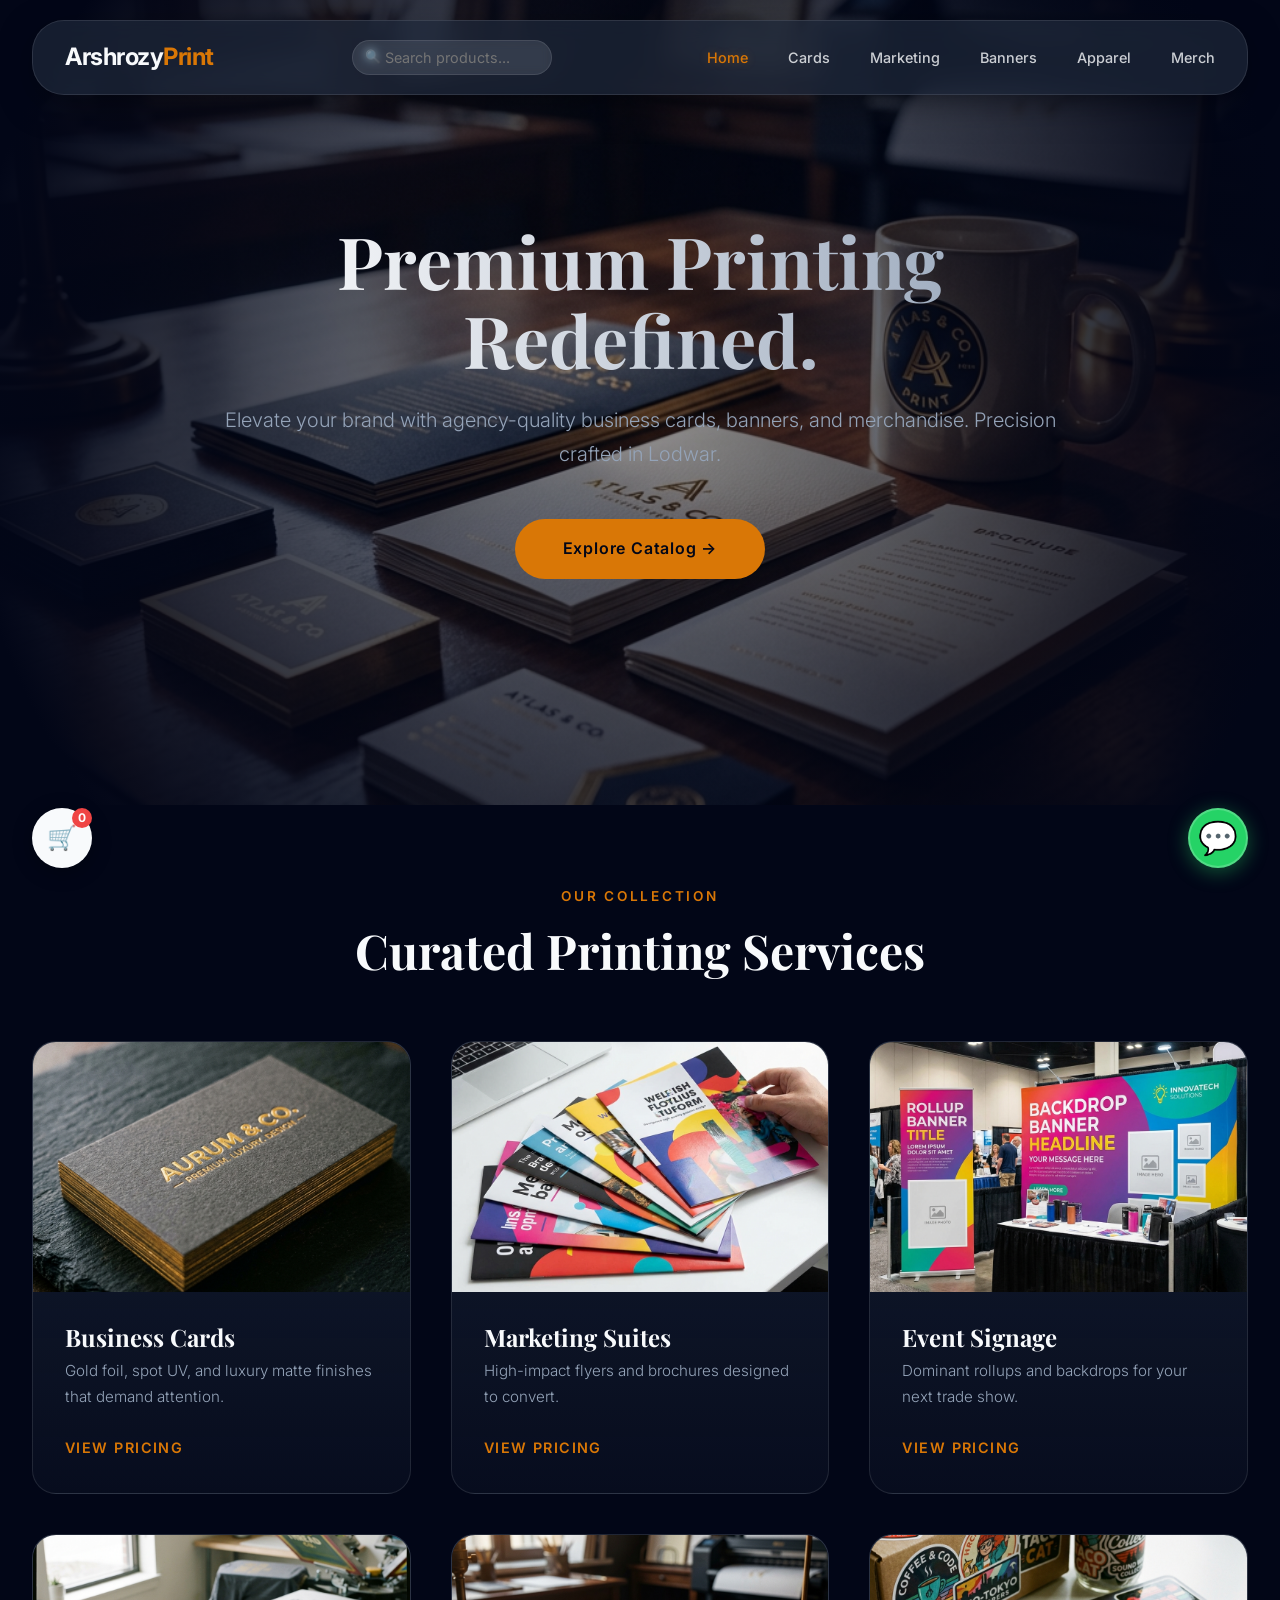
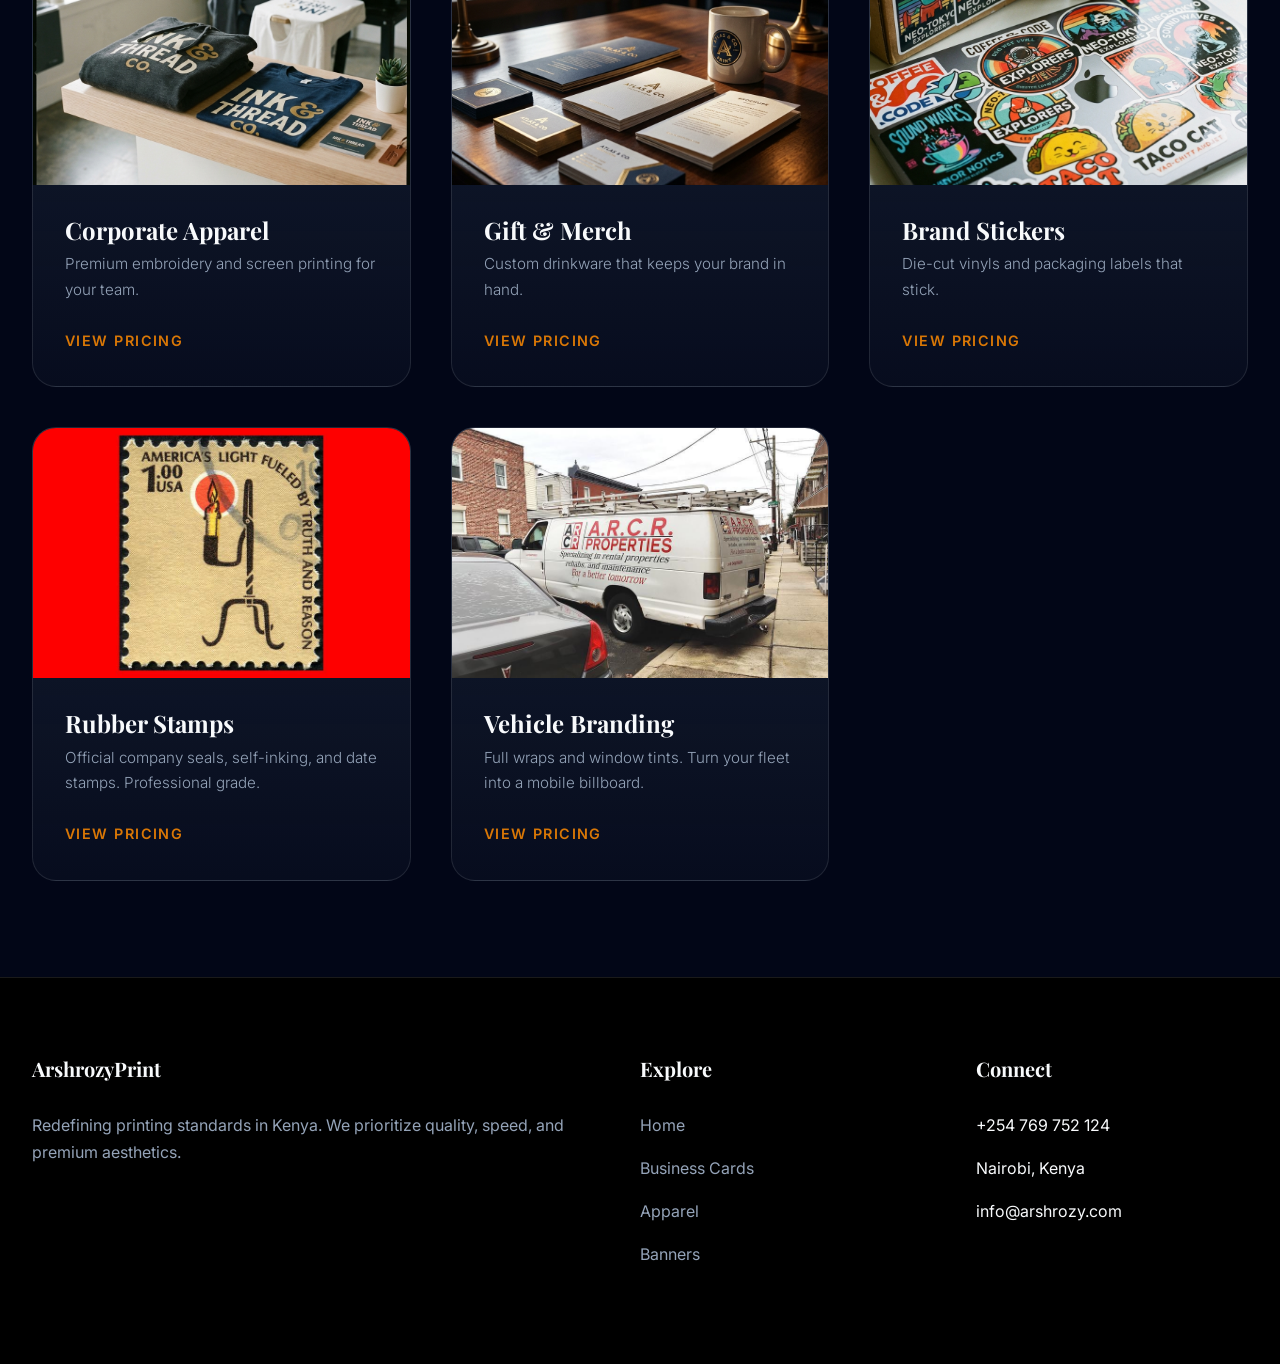
<file: index.html>
<!DOCTYPE html>
<html lang="en">

<head>
    <meta charset="UTF-8">
    <meta name="viewport" content="width=device-width, initial-scale=1.0">
    <title>Arshrozy Printing Shop | Premium Printing Services Kenya</title>
    <meta name="description"
        content="Professional printing services in Kenya. Business cards, banners, branding, merchandise, and more. Quality you can trust.">

    <link rel="preconnect" href="https://fonts.googleapis.com">
    <link rel="preconnect" href="https://fonts.gstatic.com" crossorigin>
    <link rel="stylesheet" href="style.css">
    <link rel="icon" href="images/favicon.ico" type="image/x-icon">
</head>

<body>

    <header>
        <div class="nav-container">
            <a href="index.html" class="logo">Arshrozy<span style="color:var(--accent-gold)">Print</span></a>
            <button class="mobile-toggle" id="mobile-menu-btn">☰</button>
            <nav class="main-nav">
                <ul>
                    <li><a href="index.html" class="active">Home</a></li>
                    <li><a href="business-cards.html">Cards</a></li>
                    <li><a href="flyers.html">Marketing</a></li>
                    <li><a href="banners.html">Banners</a></li>
                    <li><a href="apparel.html">Apparel</a></li>
                    <li><a href="mugs.html">Merch</a></li>
                </ul>
            </nav>
        </div>
    </header>

    <!-- Floating WhatsApp -->
    <a href="https://wa.me/254769752124" class="floating-wa" target="_blank" title="Chat on WhatsApp">💬</a>

    <main>
        <!-- Premium Hero Section -->
        <section class="hero">
            <div class="hero-bg"></div>
            <div class="hero-content">
                <h1>Premium Printing<br>Redefined.</h1>
                <p>Elevate your brand with agency-quality business cards, banners, and merchandise. Precision crafted in
                    Lodwar.</p>
                <div style="margin-top: 2rem;">
                    <a href="#catalog" class="btn-primary">Explore Catalog &rarr;</a>
                </div>
            </div>
        </section>

        <!-- Product Catalog -->
        <section class="categories" id="catalog">
            <span class="section-caption">Our Collection</span>
            <h2 class="section-title">Curated Printing Services</h2>

            <div class="grid">
                <!-- Business Cards -->
                <article class="card">
                    <div class="card-image">
                        <img src="images/cards.jpg" alt="Premium Business Cards">
                    </div>
                    <div class="card-content">
                        <h3 class="card-title">Business Cards</h3>
                        <p class="card-desc">Gold foil, spot UV, and luxury matte finishes that demand attention.</p>
                        <a href="business-cards.html" class="card-link">View Pricing</a>
                    </div>
                </article>

                <!-- Marketing Materials -->
                <article class="card">
                    <div class="card-image">
                        <img src="images/marketing.jpg" alt="Flyers and Brochures">
                    </div>
                    <div class="card-content">
                        <h3 class="card-title">Marketing Suites</h3>
                        <p class="card-desc">High-impact flyers and brochures designed to convert.</p>
                        <a href="flyers.html" class="card-link">View Pricing</a>
                    </div>
                </article>

                <!-- Banners -->
                <article class="card">
                    <div class="card-image">
                        <img src="images/banners.jpg" alt="Rollup Banners and Signage">
                    </div>
                    <div class="card-content">
                        <h3 class="card-title">Event Signage</h3>
                        <p class="card-desc">Dominant rollups and backdrops for your next trade show.</p>
                        <a href="banners.html" class="card-link">View Pricing</a>
                    </div>
                </article>

                <!-- Apparel -->
                <article class="card">
                    <div class="card-image">
                        <img src="images/apparel.jpg" alt="Branded Apparel">
                    </div>
                    <div class="card-content">
                        <h3 class="card-title">Corporate Apparel</h3>
                        <p class="card-desc">Premium embroidery and screen printing for your team.</p>
                        <a href="apparel.html" class="card-link">View Pricing</a>
                    </div>
                </article>

                <!-- Mugs -->
                <article class="card">
                    <div class="card-image">
                        <img src="images/hero-banner.jpg" alt="Mugs and Gift Items" style="object-position: right;">
                    </div>
                    <div class="card-content">
                        <h3 class="card-title">Gift & Merch</h3>
                        <p class="card-desc">Custom drinkware that keeps your brand in hand.</p>
                        <a href="mugs.html" class="card-link">View Pricing</a>
                    </div>
                </article>

                <!-- Stickers -->
                <article class="card">
                    <div class="card-image">
                        <img src="images/stickers.jpg" alt="Stickers and Decals">
                    </div>
                    <div class="card-content">
                        <h3 class="card-title">Brand Stickers</h3>
                        <p class="card-desc">Die-cut vinyls and packaging labels that stick.</p>
                        <a href="stickers.html" class="card-link">View Pricing</a>
                    </div>
                </article>

                <!-- Stamps -->
                <article class="card">
                    <div class="card-image">
                        <img src="images/stamp-rubber.jpg" alt="Rubber Stamps">
                    </div>
                    <div class="card-content">
                        <h3 class="card-title">Rubber Stamps</h3>
                        <p class="card-desc">Official company seals, self-inking, and date stamps. Professional grade.
                        </p>
                        <a href="stamps.html" class="card-link">View Pricing</a>
                    </div>
                </article>

                <!-- Car Branding -->
                <article class="card">
                    <div class="card-image">
                        <img src="images/car-full.jpg" alt="Vehicle Branding">
                    </div>
                    <div class="card-content">
                        <h3 class="card-title">Vehicle Branding</h3>
                        <p class="card-desc">Full wraps and window tints. Turn your fleet into a mobile billboard.</p>
                        <a href="car-branding.html" class="card-link">View Pricing</a>
                    </div>
                </article>

            </div>
        </section>
    </main>

    <footer>
        <div class="footer-content">
            <div class="footer-col">
                <h4>ArshrozyPrint</h4>
                <p>Redefining printing standards in Kenya. We prioritize quality, speed, and premium aesthetics.</p>
            </div>
            <div class="footer-col">
                <h4>Explore</h4>
                <ul>
                    <li><a href="index.html">Home</a></li>
                    <li><a href="business-cards.html">Business Cards</a></li>
                    <li><a href="apparel.html">Apparel</a></li>
                    <li><a href="banners.html">Banners</a></li>
                </ul>
            </div>
            <div class="footer-col">
                <h4>Connect</h4>
                <ul>
                    <li>+254 769 752 124</li>
                    <li>Nairobi, Kenya</li>
                    <li>info@arshrozy.com</li>
                </ul>
            </div>
        </div>
    </footer>

    <script src="script.js"></script>
</body>

</html>
</file>
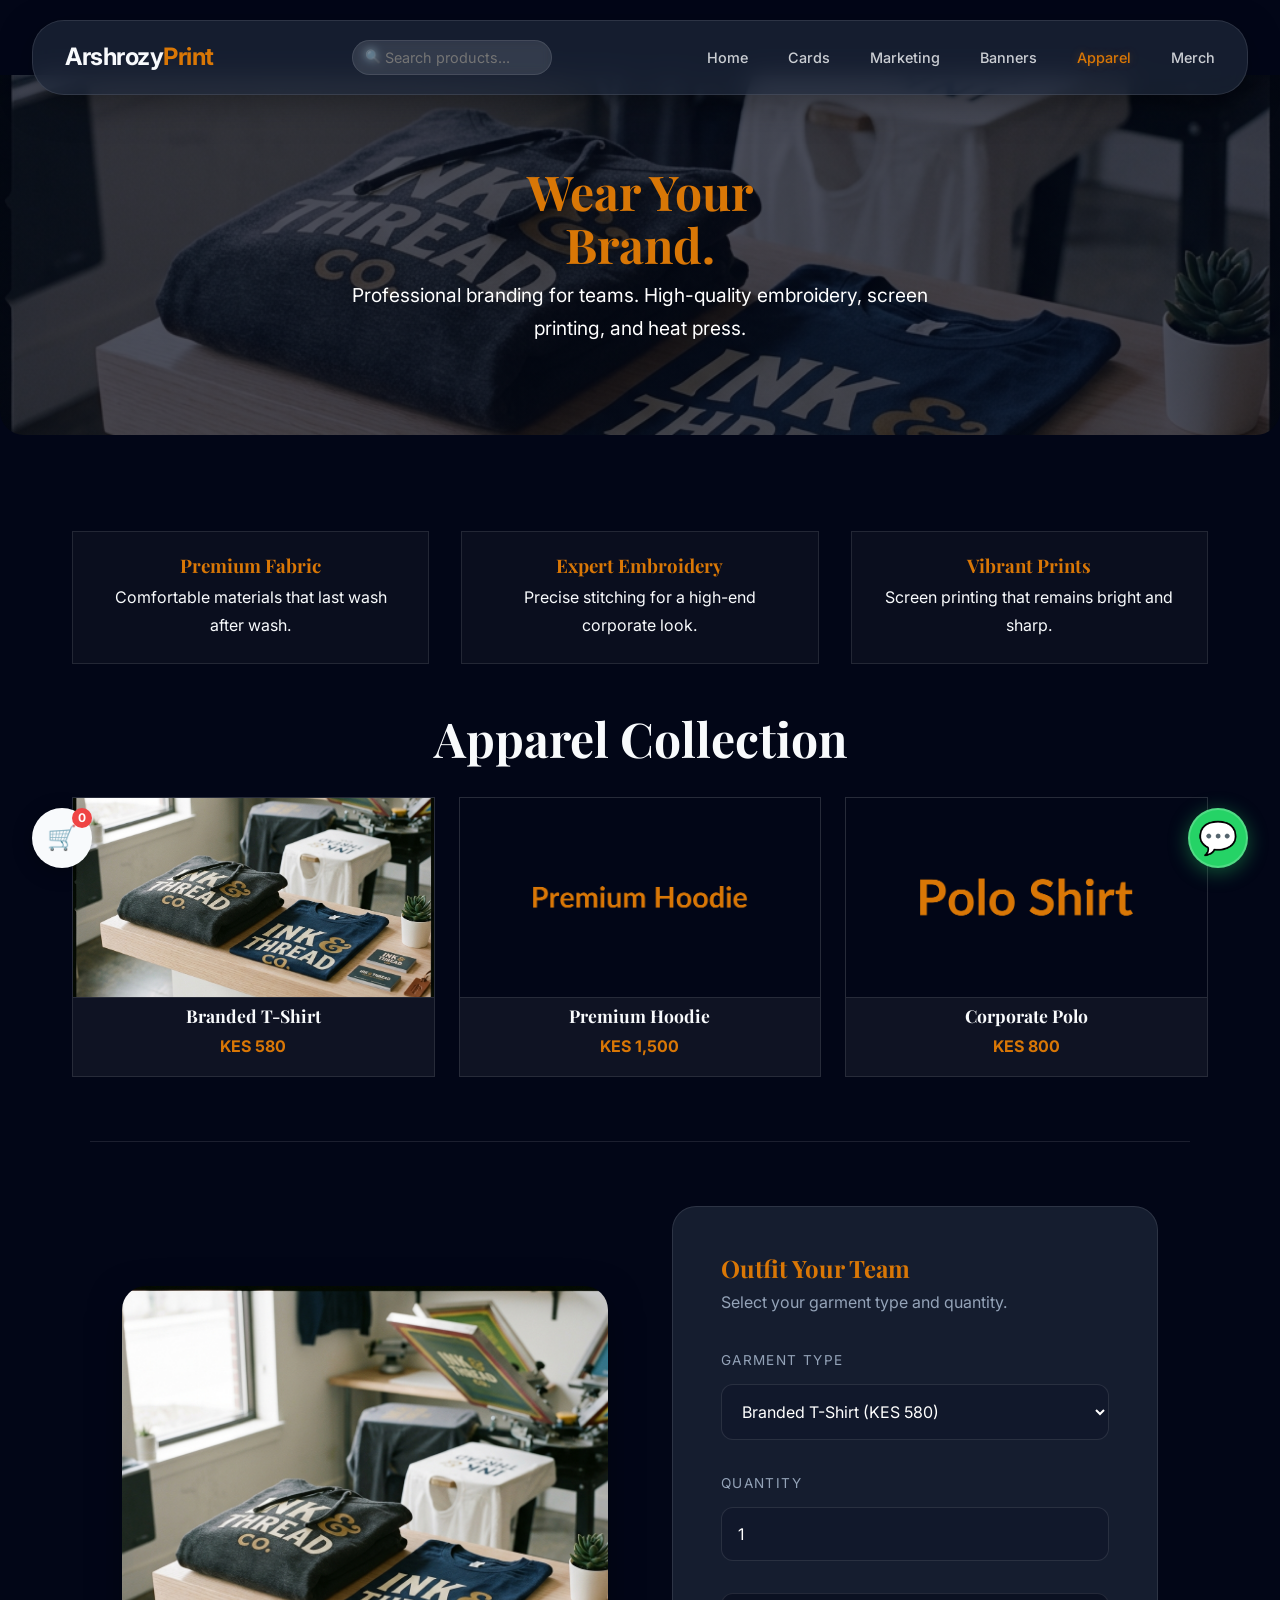
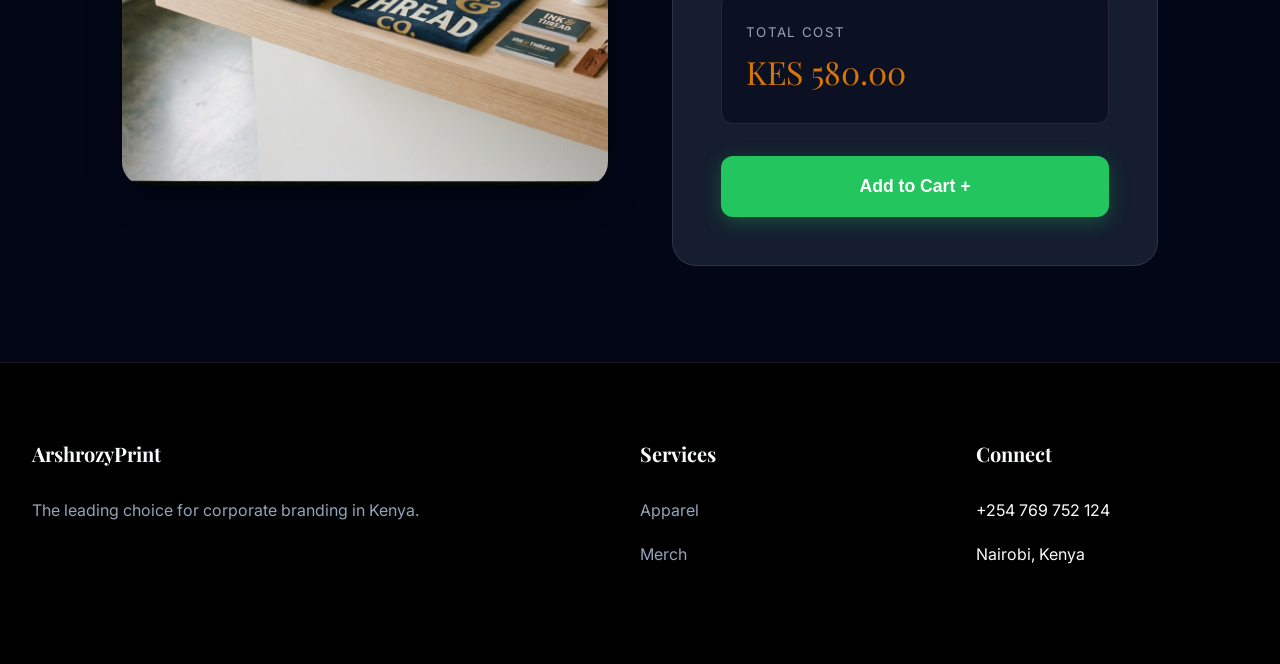
<file: apparel.html>
<!DOCTYPE html>
<html lang="en">

<head>
    <meta charset="UTF-8">
    <meta name="viewport" content="width=device-width, initial-scale=1.0">
    <title>Corporate Apparel - Arshrozy Printshop</title>

    <link rel="preconnect" href="https://fonts.googleapis.com">
    <link rel="preconnect" href="https://fonts.gstatic.com" crossorigin>
    <link rel="stylesheet" href="style.css">
    <link rel="icon" href="images/favicon.ico" type="image/x-icon">
    <style>
        .apparel-hero {
            background: linear-gradient(rgba(2, 6, 23, 0.7), rgba(2, 6, 23, 0.7)), url('images/apparel.jpg');
            background-size: cover;
            background-position: center;
        }
    </style>
</head>

<body>

    <header>
        <div class="nav-container">
            <a href="index.html" class="logo">Arshrozy<span style="color:var(--accent-gold)">Print</span></a>
            <button class="mobile-toggle" id="mobile-menu-btn">☰</button>
            <nav class="main-nav">
                <ul>
                    <li><a href="index.html">Home</a></li>
                    <li><a href="business-cards.html">Cards</a></li>
                    <li><a href="flyers.html">Marketing</a></li>
                    <li><a href="banners.html">Banners</a></li>
                    <li><a href="apparel.html" class="active">Apparel</a></li>
                    <li><a href="mugs.html">Merch</a></li>
                </ul>
            </nav>
        </div>
    </header>

    <a href="https://wa.me/254769752124" class="floating-wa" target="_blank" title="Chat on WhatsApp">💬</a>

    <main>
        <!-- Hero Section -->
        <section class="merch-hero apparel-hero">
            <div class="hero-content">
                <h1>Wear Your<br>Brand.</h1>
                <p style="font-size:1.2rem; max-width:600px; margin:0 auto;">
                    Professional branding for teams. High-quality embroidery, screen printing, and heat press.
                </p>
            </div>
        </section>

        <div class="product-page" style="display:block; max-width:1200px;">

            <!-- Features -->
            <div class="feature-grid">
                <div class="feature-item">
                    <h3>Premium Fabric</h3>
                    <p>Comfortable materials that last wash after wash.</p>
                </div>
                <div class="feature-item">
                    <h3>Expert Embroidery</h3>
                    <p>Precise stitching for a high-end corporate look.</p>
                </div>
                <div class="feature-item">
                    <h3>Vibrant Prints</h3>
                    <p>Screen printing that remains bright and sharp.</p>
                </div>
            </div>

            <!-- Showcase Grid -->
            <h2 class="section-title" style="text-align:center; margin-bottom:2rem;">Apparel Collection</h2>

            <div class="showcase-grid">
                <!-- T-Shirt -->
                <div class="showcase-card" onclick="selectOption('tshirt')">
                    <img src="images/apparel.jpg" alt="Branded T-Shirt">
                    <h4>Branded T-Shirt</h4>
                    <p>KES 580</p>
                </div>

                <!-- Hoodie -->
                <div class="showcase-card" onclick="selectOption('hoodie')">
                    <img src="images/apparel-hoodie.jpg" alt="Premium Hoodie">
                    <h4>Premium Hoodie</h4>
                    <p>KES 1,500</p>
                </div>

                <!-- Polo -->
                <div class="showcase-card" onclick="selectOption('polo')">
                    <img src="images/apparel-polo.jpg" alt="Corporate Polo">
                    <h4>Corporate Polo</h4>
                    <p>KES 800</p>
                </div>
            </div>

            <!-- Order Section -->
            <div class="product-page" id="order-section"
                style="margin-top:4rem; border-top:1px solid var(--glass-border); padding-top:4rem;">
                <div class="product-image">
                    <img src="images/apparel.jpg" alt="Selected Product">
                </div>

                <div class="product-details">
                    <h2 style="color:var(--accent-gold); margin-bottom:0.5rem;">Outfit Your Team</h2>
                    <p style="margin-bottom:2rem; color:var(--text-muted);">
                        Select your garment type and quantity.
                    </p>

                    <form id="apparel-form">
                        <div class="form-group">
                            <label for="a-type">Garment Type</label>
                            <select id="a-type">
                                <option value="tshirt">Branded T-Shirt (KES 580)</option>
                                <option value="hoodie">Premium Hoodie (KES 1,500)</option>
                                <option value="polo">Corporate Polo (KES 800)</option>
                            </select>
                        </div>

                        <div class="form-group">
                            <label for="a-qty">Quantity</label>
                            <input type="number" id="a-qty" value="1" min="1">
                        </div>

                        <div class="price-display">
                            <small
                                style="text-transform:uppercase; letter-spacing:0.1em; color:var(--text-muted);">Total
                                Cost</small>
                            <div id="a-total" class="total-price">KES 580.00</div>
                        </div>

                        <button type="button" class="whatsapp-btn add-cart-btn">
                            Add to Cart +
                        </button>
                    </form>
                </div>
            </div>
        </div>
    </main>

    <footer>
        <div class="footer-content">
            <div class="footer-col">
                <h4>ArshrozyPrint</h4>
                <p>The leading choice for corporate branding in Kenya.</p>
            </div>
            <div class="footer-col">
                <h4>Services</h4>
                <ul>
                    <li><a href="apparel.html">Apparel</a></li>
                    <li><a href="mugs.html">Merch</a></li>
                </ul>
            </div>
            <div class="footer-col">
                <h4>Connect</h4>
                <ul>
                    <li>+254 769 752 124</li>
                    <li>Nairobi, Kenya</li>
                </ul>
            </div>
        </div>
    </footer>

    <script src="script.js"></script>
    <script>
        function selectOption(val) {
            document.getElementById('order-section').scrollIntoView({ behavior: 'smooth' });
            const select = document.getElementById('a-type');
            select.value = val;
            select.dispatchEvent(new Event('change'));
        }
    </script>
</body>

</html>
</file>
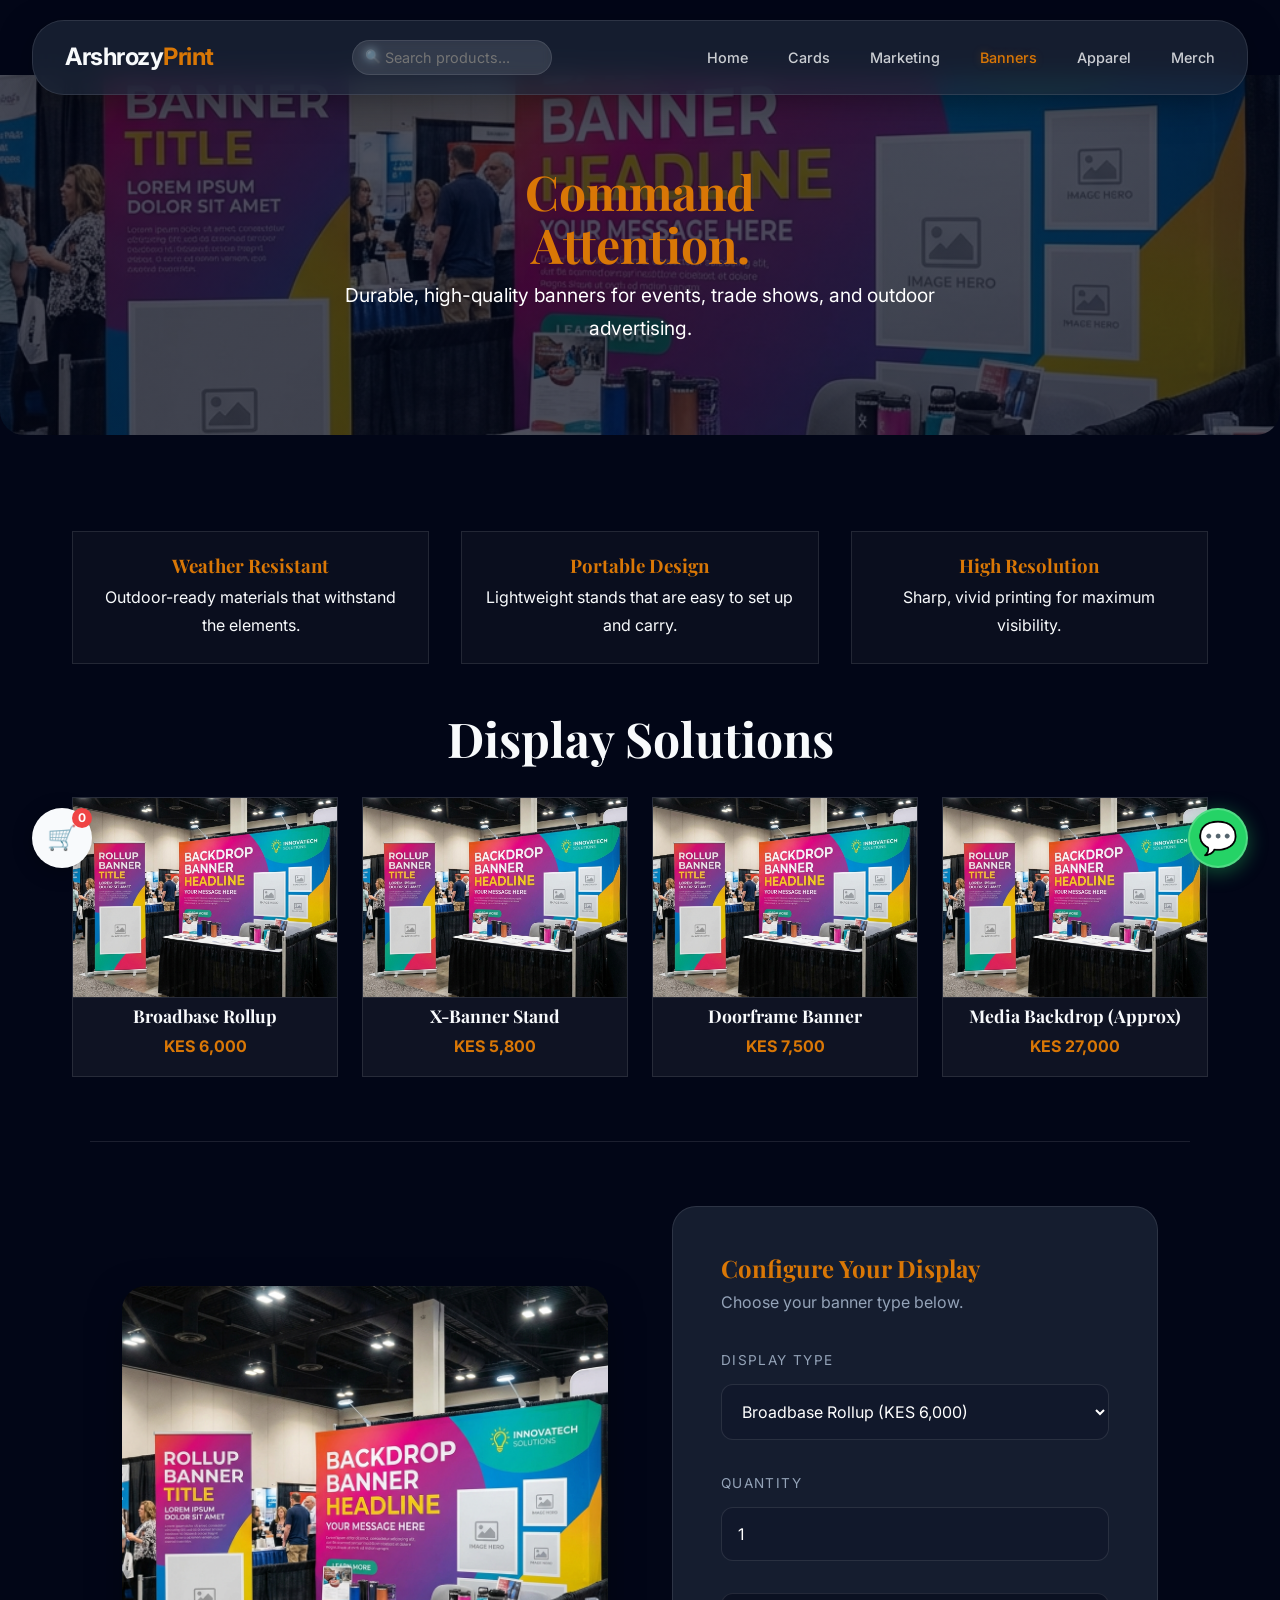
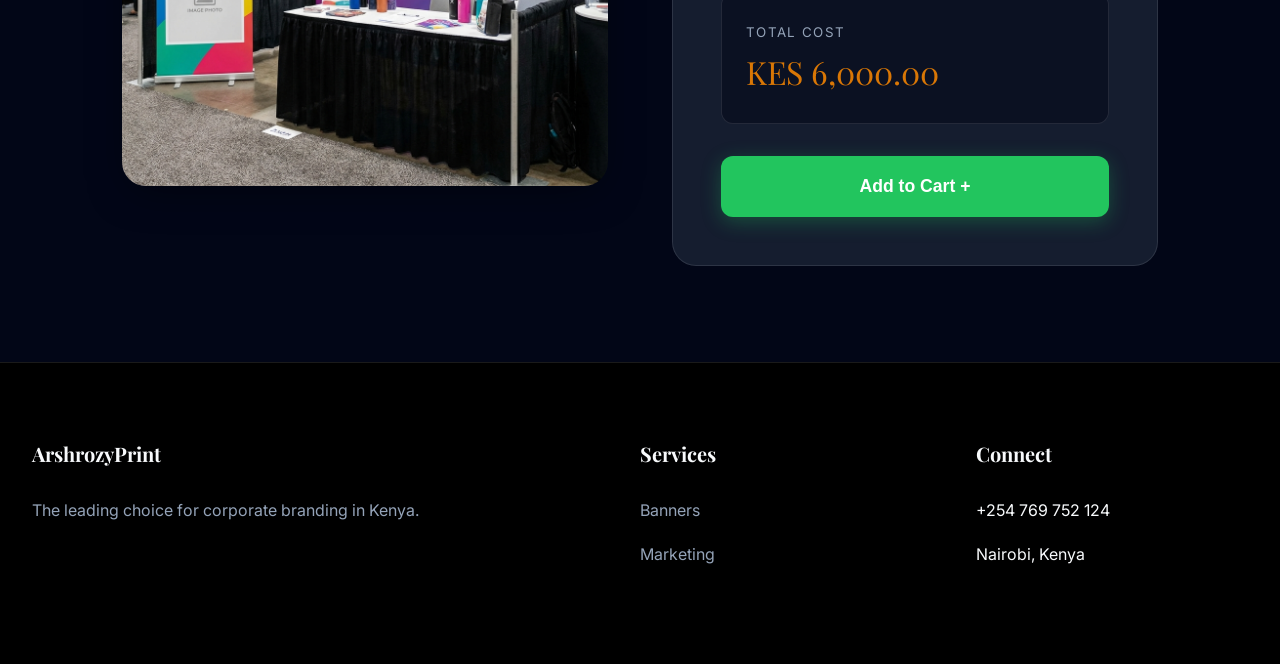
<file: banners.html>
<!DOCTYPE html>
<html lang="en">

<head>
    <meta charset="UTF-8">
    <meta name="viewport" content="width=device-width, initial-scale=1.0">
    <title>Banners & Signage - Arshrozy Printshop</title>

    <link rel="preconnect" href="https://fonts.googleapis.com">
    <link rel="preconnect" href="https://fonts.gstatic.com" crossorigin>
    <link rel="stylesheet" href="style.css">
    <link rel="icon" href="images/favicon.ico" type="image/x-icon">
    <style>
        .banners-hero {
            background: linear-gradient(rgba(2, 6, 23, 0.7), rgba(2, 6, 23, 0.7)), url('images/banners.jpg');
            background-size: cover;
            background-position: center;
        }
    </style>
</head>

<body>

    <header>
        <div class="nav-container">
            <a href="index.html" class="logo">Arshrozy<span style="color:var(--accent-gold)">Print</span></a>
            <button class="mobile-toggle" id="mobile-menu-btn">☰</button>
            <nav class="main-nav">
                <ul>
                    <li><a href="index.html">Home</a></li>
                    <li><a href="business-cards.html">Cards</a></li>
                    <li><a href="flyers.html">Marketing</a></li>
                    <li><a href="banners.html" class="active">Banners</a></li>
                    <li><a href="apparel.html">Apparel</a></li>
                    <li><a href="mugs.html">Merch</a></li>
                </ul>
            </nav>
        </div>
    </header>

    <a href="https://wa.me/254769752124" class="floating-wa" target="_blank" title="Chat on WhatsApp">💬</a>

    <main>
        <!-- Hero Section -->
        <section class="merch-hero banners-hero">
            <div class="hero-content">
                <h1>Command<br>Attention.</h1>
                <p style="font-size:1.2rem; max-width:600px; margin:0 auto;">
                    Durable, high-quality banners for events, trade shows, and outdoor advertising.
                </p>
            </div>
        </section>

        <div class="product-page" style="display:block; max-width:1200px;">

            <!-- Features -->
            <div class="feature-grid">
                <div class="feature-item">
                    <h3>Weather Resistant</h3>
                    <p>Outdoor-ready materials that withstand the elements.</p>
                </div>
                <div class="feature-item">
                    <h3>Portable Design</h3>
                    <p>Lightweight stands that are easy to set up and carry.</p>
                </div>
                <div class="feature-item">
                    <h3>High Resolution</h3>
                    <p>Sharp, vivid printing for maximum visibility.</p>
                </div>
            </div>

            <!-- Showcase Grid -->
            <h2 class="section-title" style="text-align:center; margin-bottom:2rem;">Display Solutions</h2>

            <div class="showcase-grid">
                <!-- Rollup -->
                <div class="showcase-card" onclick="selectOption('rollup')">
                    <img src="images/banners.jpg" alt="Broadbase Rollup">
                    <h4>Broadbase Rollup</h4>
                    <p>KES 6,000</p>
                </div>

                <!-- X-Stand -->
                <div class="showcase-card" onclick="selectOption('xbanner')">
                    <img src="images/banners.jpg" alt="X-Banner Stand">
                    <h4>X-Banner Stand</h4>
                    <p>KES 5,800</p>
                </div>

                <!-- Doorframe -->
                <div class="showcase-card" onclick="selectOption('doorframe')">
                    <img src="images/banners.jpg" alt="Doorframe Banner">
                    <h4>Doorframe Banner</h4>
                    <p>KES 7,500</p>
                </div>

                <!-- Backdrop -->
                <div class="showcase-card" onclick="selectOption('backdrop')">
                    <img src="images/banners.jpg" alt="Media Backdrop">
                    <h4>Media Backdrop (Approx)</h4>
                    <p>KES 27,000</p>
                </div>
            </div>

            <!-- Order Section -->
            <div class="product-page" id="order-section"
                style="margin-top:4rem; border-top:1px solid var(--glass-border); padding-top:4rem;">
                <div class="product-image">
                    <img src="images/banners.jpg" alt="Selected Product">
                </div>

                <div class="product-details">
                    <h2 style="color:var(--accent-gold); margin-bottom:0.5rem;">Configure Your Display</h2>
                    <p style="margin-bottom:2rem; color:var(--text-muted);">
                        Choose your banner type below.
                    </p>

                    <form id="banner-form">
                        <div class="form-group">
                            <label for="b-type">Display Type</label>
                            <select id="b-type">
                                <option value="rollup">Broadbase Rollup (KES 6,000)</option>
                                <option value="xbanner">X-Banner Stand (KES 5,800)</option>
                                <option value="doorframe">Doorframe Banner (KES 7,500)</option>
                                <option value="teardrop">Teardrop Banner (KES 15,400)</option>
                                <option value="backdrop">Media Backdrop (KES 27,000)</option>
                            </select>
                        </div>

                        <div class="form-group">
                            <label for="b-qty">Quantity</label>
                            <input type="number" id="b-qty" value="1" min="1">
                        </div>

                        <div class="price-display">
                            <small
                                style="text-transform:uppercase; letter-spacing:0.1em; color:var(--text-muted);">Total
                                Cost</small>
                            <div id="b-total" class="total-price">KES 6,000.00</div>
                        </div>

                        <button type="button" class="whatsapp-btn add-cart-btn">
                            Add to Cart +
                        </button>
                    </form>
                </div>
            </div>
        </div>
    </main>

    <footer>
        <div class="footer-content">
            <div class="footer-col">
                <h4>ArshrozyPrint</h4>
                <p>The leading choice for corporate branding in Kenya.</p>
            </div>
            <div class="footer-col">
                <h4>Services</h4>
                <ul>
                    <li><a href="banners.html">Banners</a></li>
                    <li><a href="flyers.html">Marketing</a></li>
                </ul>
            </div>
            <div class="footer-col">
                <h4>Connect</h4>
                <ul>
                    <li>+254 769 752 124</li>
                    <li>Nairobi, Kenya</li>
                </ul>
            </div>
        </div>
    </footer>

    <script src="script.js"></script>
    <script>
        function selectOption(val) {
            document.getElementById('order-section').scrollIntoView({ behavior: 'smooth' });
            const select = document.getElementById('b-type');
            select.value = val;
            select.dispatchEvent(new Event('change'));
        }
    </script>
</body>

</html>
</file>
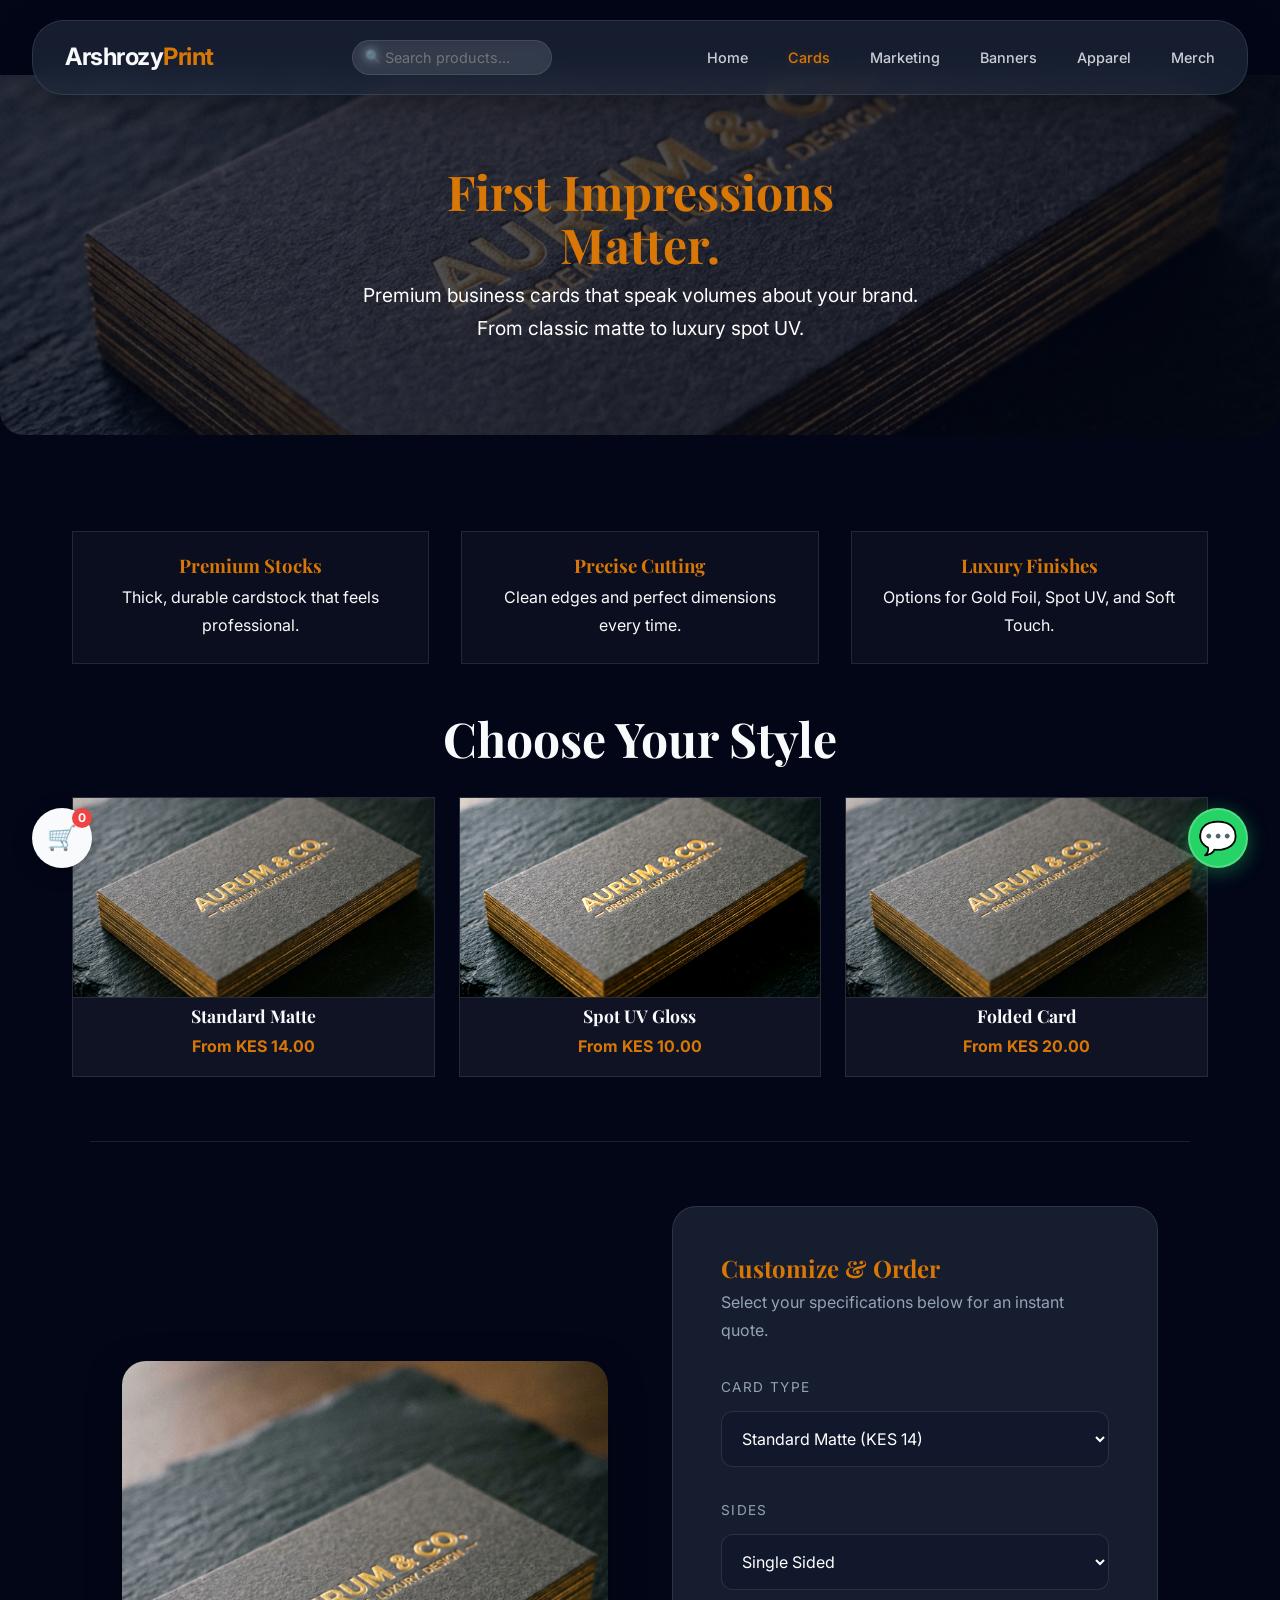
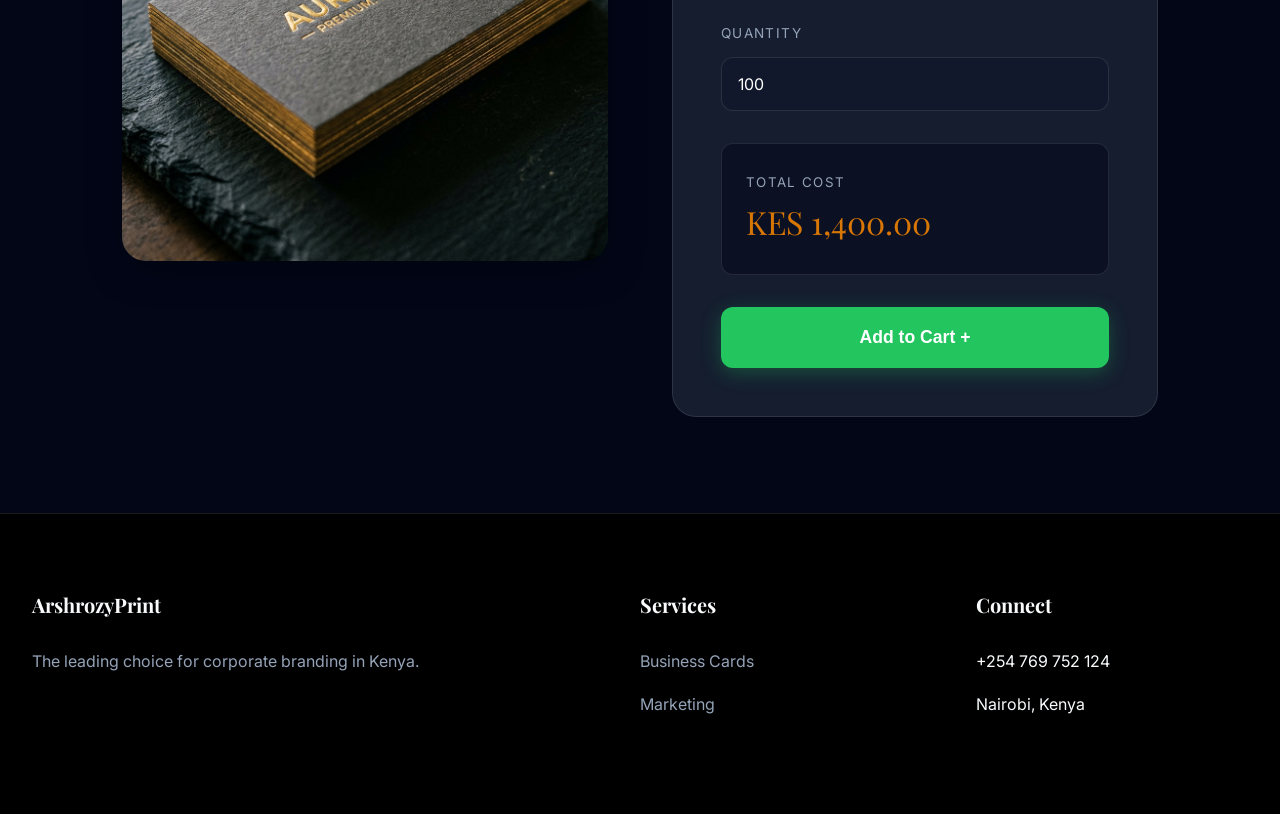
<file: business-cards.html>
<!DOCTYPE html>
<html lang="en">

<head>
    <meta charset="UTF-8">
    <meta name="viewport" content="width=device-width, initial-scale=1.0">
    <title>Business Cards - Arshrozy Printshop</title>

    <link rel="preconnect" href="https://fonts.googleapis.com">
    <link rel="preconnect" href="https://fonts.gstatic.com" crossorigin>
    <link rel="stylesheet" href="style.css">
    <link rel="icon" href="images/favicon.ico" type="image/x-icon">
    <!-- Page Specific Hero Override -->
    <style>
        .cards-hero {
            background: linear-gradient(rgba(2, 6, 23, 0.7), rgba(2, 6, 23, 0.7)), url('images/cards.jpg');
            background-size: cover;
            background-position: center;
        }
    </style>
</head>

<body>

    <header>
        <div class="nav-container">
            <a href="index.html" class="logo">Arshrozy<span style="color:var(--accent-gold)">Print</span></a>
            <button class="mobile-toggle" id="mobile-menu-btn">☰</button>
            <nav class="main-nav">
                <ul>
                    <li><a href="index.html">Home</a></li>
                    <li><a href="business-cards.html" class="active">Cards</a></li>
                    <li><a href="flyers.html">Marketing</a></li>
                    <li><a href="banners.html">Banners</a></li>
                    <li><a href="apparel.html">Apparel</a></li>
                    <li><a href="mugs.html">Merch</a></li>
                </ul>
            </nav>
        </div>
    </header>

    <a href="https://wa.me/254769752124" class="floating-wa" target="_blank" title="Chat on WhatsApp">💬</a>

    <main>
        <!-- Hero Section -->
        <section class="merch-hero cards-hero">
            <div class="hero-content">
                <h1>First Impressions<br>Matter.</h1>
                <p style="font-size:1.2rem; max-width:600px; margin:0 auto;">
                    Premium business cards that speak volumes about your brand. From classic matte to luxury spot UV.
                </p>
            </div>
        </section>

        <div class="product-page" style="display:block; max-width:1200px;">

            <!-- Features -->
            <div class="feature-grid">
                <div class="feature-item">
                    <h3>Premium Stocks</h3>
                    <p>Thick, durable cardstock that feels professional.</p>
                </div>
                <div class="feature-item">
                    <h3>Precise Cutting</h3>
                    <p>Clean edges and perfect dimensions every time.</p>
                </div>
                <div class="feature-item">
                    <h3>Luxury Finishes</h3>
                    <p>Options for Gold Foil, Spot UV, and Soft Touch.</p>
                </div>
            </div>

            <!-- Showcase Grid -->
            <h2 class="section-title" style="text-align:center; margin-bottom:2rem;">Choose Your Style</h2>

            <div class="showcase-grid">
                <!-- Standard -->
                <div class="showcase-card" onclick="selectOption('base')">
                    <img src="images/cards.jpg" alt="Standard Business Card">
                    <h4>Standard Matte</h4>
                    <p>From KES 14.00</p>
                </div>

                <!-- Spot UV -->
                <div class="showcase-card" onclick="selectOption('spotuv')">
                    <img src="images/cards.jpg" alt="Spot UV Card" style="filter: brightness(1.1) contrast(1.1);">
                    <h4>Spot UV Gloss</h4>
                    <p>From KES 10.00</p>
                </div>

                <!-- Folded -->
                <div class="showcase-card" onclick="selectOption('folded')">
                    <img src="images/cards.jpg" alt="Folded Business Card">
                    <h4>Folded Card</h4>
                    <p>From KES 20.00</p>
                </div>
            </div>

            <!-- Order Section -->
            <div class="product-page" id="order-section"
                style="margin-top:4rem; border-top:1px solid var(--glass-border); padding-top:4rem;">
                <div class="product-image">
                    <img src="images/cards.jpg" alt="Selected Product" id="main-product-image">
                </div>

                <div class="product-details">
                    <h2 style="color:var(--accent-gold); margin-bottom:0.5rem;">Customize & Order</h2>
                    <p style="margin-bottom:2rem; color:var(--text-muted);">
                        Select your specifications below for an instant quote.
                    </p>

                    <form id="card-form">
                        <div class="form-group">
                            <label for="c-type">Card Type</label>
                            <select id="c-type">
                                <option value="base">Standard Matte (KES 14)</option>
                                <option value="spotuv">Spot UV Gloss (KES 10)</option>
                                <option value="folded">Folded Card (KES 20)</option>
                            </select>
                        </div>

                        <div class="form-group">
                            <label for="c-sides">Sides</label>
                            <select id="c-sides">
                                <option value="single">Single Sided</option>
                                <option value="double">Double Sided (+KES 5)</option>
                            </select>
                        </div>

                        <div class="form-group">
                            <label for="c-qty">Quantity</label>
                            <input type="number" id="c-qty" value="100" min="50" step="50">
                        </div>

                        <div class="price-display">
                            <small
                                style="text-transform:uppercase; letter-spacing:0.1em; color:var(--text-muted);">Total
                                Cost</small>
                            <div id="c-total" class="total-price">KES 1,400.00</div>
                        </div>

                        <button type="button" class="whatsapp-btn add-cart-btn">
                            Add to Cart +
                        </button>
                    </form>
                </div>
            </div>
        </div>
    </main>

    <footer>
        <div class="footer-content">
            <div class="footer-col">
                <h4>ArshrozyPrint</h4>
                <p>The leading choice for corporate branding in Kenya.</p>
            </div>
            <div class="footer-col">
                <h4>Services</h4>
                <ul>
                    <li><a href="business-cards.html">Business Cards</a></li>
                    <li><a href="flyers.html">Marketing</a></li>
                </ul>
            </div>
            <div class="footer-col">
                <h4>Connect</h4>
                <ul>
                    <li>+254 769 752 124</li>
                    <li>Nairobi, Kenya</li>
                </ul>
            </div>
        </div>
    </footer>

    <script src="script.js"></script>
    <script>
        function selectOption(val) {
            document.getElementById('order-section').scrollIntoView({ behavior: 'smooth' });
            const select = document.getElementById('c-type');
            select.value = val;
            select.dispatchEvent(new Event('change'));
        }
    </script>
</body>

</html>
</file>
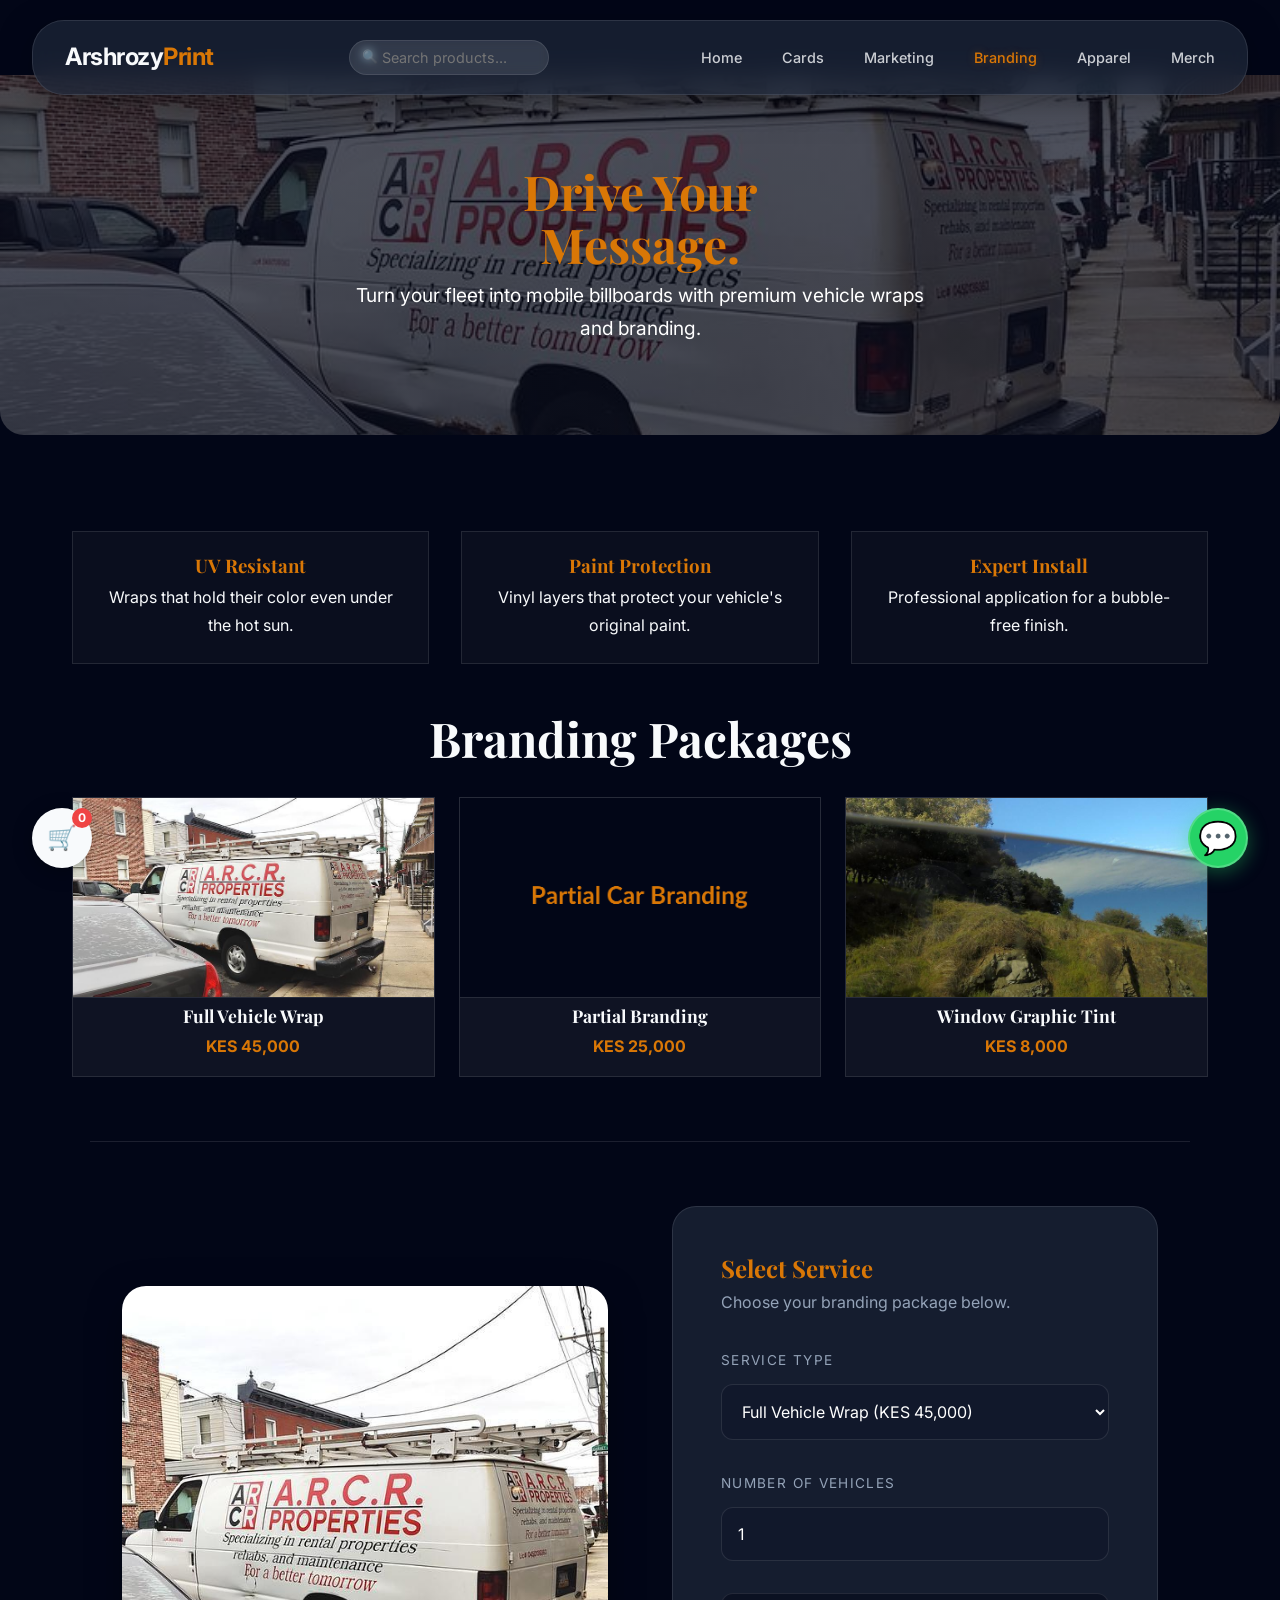
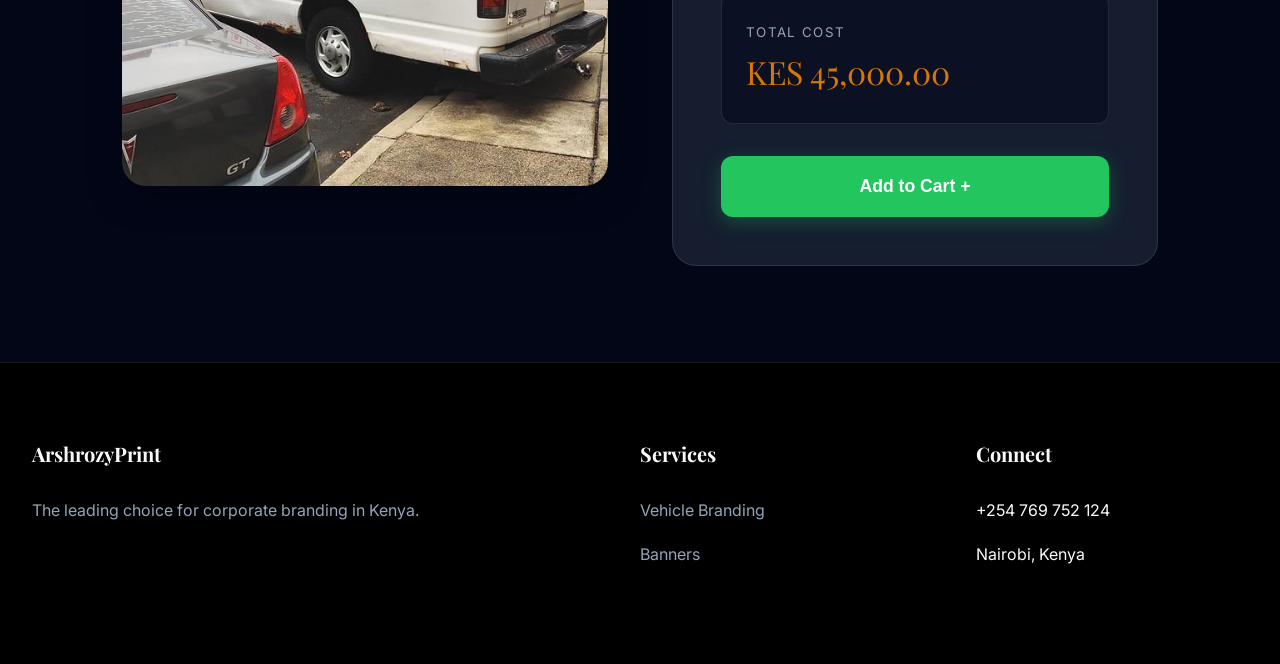
<file: car-branding.html>
<!DOCTYPE html>
<html lang="en">

<head>
    <meta charset="UTF-8">
    <meta name="viewport" content="width=device-width, initial-scale=1.0">
    <title>Vehicle Branding - Arshrozy Printshop</title>

    <link rel="preconnect" href="https://fonts.googleapis.com">
    <link rel="preconnect" href="https://fonts.gstatic.com" crossorigin>
    <link rel="stylesheet" href="style.css">
    <link rel="icon" href="images/favicon.ico" type="image/x-icon">
    <style>
        .car-hero {
            background: linear-gradient(rgba(2, 6, 23, 0.7), rgba(2, 6, 23, 0.7)), url('images/car-full.jpg');
            background-size: cover;
            background-position: center;
        }
    </style>
</head>

<body>

    <header>
        <div class="nav-container">
            <a href="index.html" class="logo">Arshrozy<span style="color:var(--accent-gold)">Print</span></a>
            <button class="mobile-toggle" id="mobile-menu-btn">☰</button>
            <nav class="main-nav">
                <ul>
                    <li><a href="index.html">Home</a></li>
                    <li><a href="business-cards.html">Cards</a></li>
                    <li><a href="flyers.html">Marketing</a></li>
                    <li><a href="car-branding.html" class="active">Branding</a></li>
                    <li><a href="apparel.html">Apparel</a></li>
                    <li><a href="mugs.html">Merch</a></li>
                </ul>
            </nav>
        </div>
    </header>

    <a href="https://wa.me/254769752124" class="floating-wa" target="_blank" title="Chat on WhatsApp">💬</a>

    <main>
        <!-- Hero Section -->
        <section class="merch-hero car-hero">
            <div class="hero-content">
                <h1>Drive Your<br>Message.</h1>
                <p style="font-size:1.2rem; max-width:600px; margin:0 auto;">
                    Turn your fleet into mobile billboards with premium vehicle wraps and branding.
                </p>
            </div>
        </section>

        <div class="product-page" style="display:block; max-width:1200px;">

            <!-- Features -->
            <div class="feature-grid">
                <div class="feature-item">
                    <h3>UV Resistant</h3>
                    <p>Wraps that hold their color even under the hot sun.</p>
                </div>
                <div class="feature-item">
                    <h3>Paint Protection</h3>
                    <p>Vinyl layers that protect your vehicle's original paint.</p>
                </div>
                <div class="feature-item">
                    <h3>Expert Install</h3>
                    <p>Professional application for a bubble-free finish.</p>
                </div>
            </div>

            <!-- Showcase Grid -->
            <h2 class="section-title" style="text-align:center; margin-bottom:2rem;">Branding Packages</h2>

            <div class="showcase-grid">
                <!-- Full Wrap -->
                <div class="showcase-card" onclick="selectOption('full')">
                    <img src="images/car-full.jpg" alt="Full Vehicle Wrap">
                    <h4>Full Vehicle Wrap</h4>
                    <p>KES 45,000</p>
                </div>

                <!-- Partial -->
                <div class="showcase-card" onclick="selectOption('partial')">
                    <img src="images/car-partial.jpg" alt="Partial Branding">
                    <h4>Partial Branding</h4>
                    <p>KES 25,000</p>
                </div>

                <!-- Tint -->
                <div class="showcase-card" onclick="selectOption('tint')">
                    <img src="images/car-tint.jpg" alt="Window Tint">
                    <h4>Window Graphic Tint</h4>
                    <p>KES 8,000</p>
                </div>
            </div>

            <!-- Order Section -->
            <div class="product-page" id="order-section"
                style="margin-top:4rem; border-top:1px solid var(--glass-border); padding-top:4rem;">
                <div class="product-image">
                    <img src="images/car-full.jpg" alt="Selected Product">
                </div>

                <div class="product-details">
                    <h2 style="color:var(--accent-gold); margin-bottom:0.5rem;">Select Service</h2>
                    <p style="margin-bottom:2rem; color:var(--text-muted);">
                        Choose your branding package below.
                    </p>

                    <form id="branding-form">
                        <div class="form-group">
                            <label for="br-type">Service Type</label>
                            <select id="br-type">
                                <option value="full">Full Vehicle Wrap (KES 45,000)</option>
                                <option value="partial">Partial Branding (KES 25,000)</option>
                                <option value="tint">Window Graphic Tint (KES 8,000)</option>
                            </select>
                        </div>

                        <div class="form-group">
                            <label for="br-qty">Number of Vehicles</label>
                            <input type="number" id="br-qty" value="1" min="1">
                        </div>

                        <div class="price-display">
                            <small
                                style="text-transform:uppercase; letter-spacing:0.1em; color:var(--text-muted);">Total
                                Cost</small>
                            <div id="br-total" class="total-price">KES 45,000.00</div>
                        </div>

                        <button type="button" class="whatsapp-btn add-cart-btn">
                            Add to Cart +
                        </button>
                    </form>
                </div>
            </div>
        </div>
    </main>

    <footer>
        <div class="footer-content">
            <div class="footer-col">
                <h4>ArshrozyPrint</h4>
                <p>The leading choice for corporate branding in Kenya.</p>
            </div>
            <div class="footer-col">
                <h4>Services</h4>
                <ul>
                    <li><a href="car-branding.html">Vehicle Branding</a></li>
                    <li><a href="banners.html">Banners</a></li>
                </ul>
            </div>
            <div class="footer-col">
                <h4>Connect</h4>
                <ul>
                    <li>+254 769 752 124</li>
                    <li>Nairobi, Kenya</li>
                </ul>
            </div>
        </div>
    </footer>

    <script src="script.js"></script>
    <script>
        function selectOption(val) {
            document.getElementById('order-section').scrollIntoView({ behavior: 'smooth' });
            const select = document.getElementById('br-type');
            select.value = val;
            select.dispatchEvent(new Event('change'));
        }
    </script>
</body>

</html>
</file>
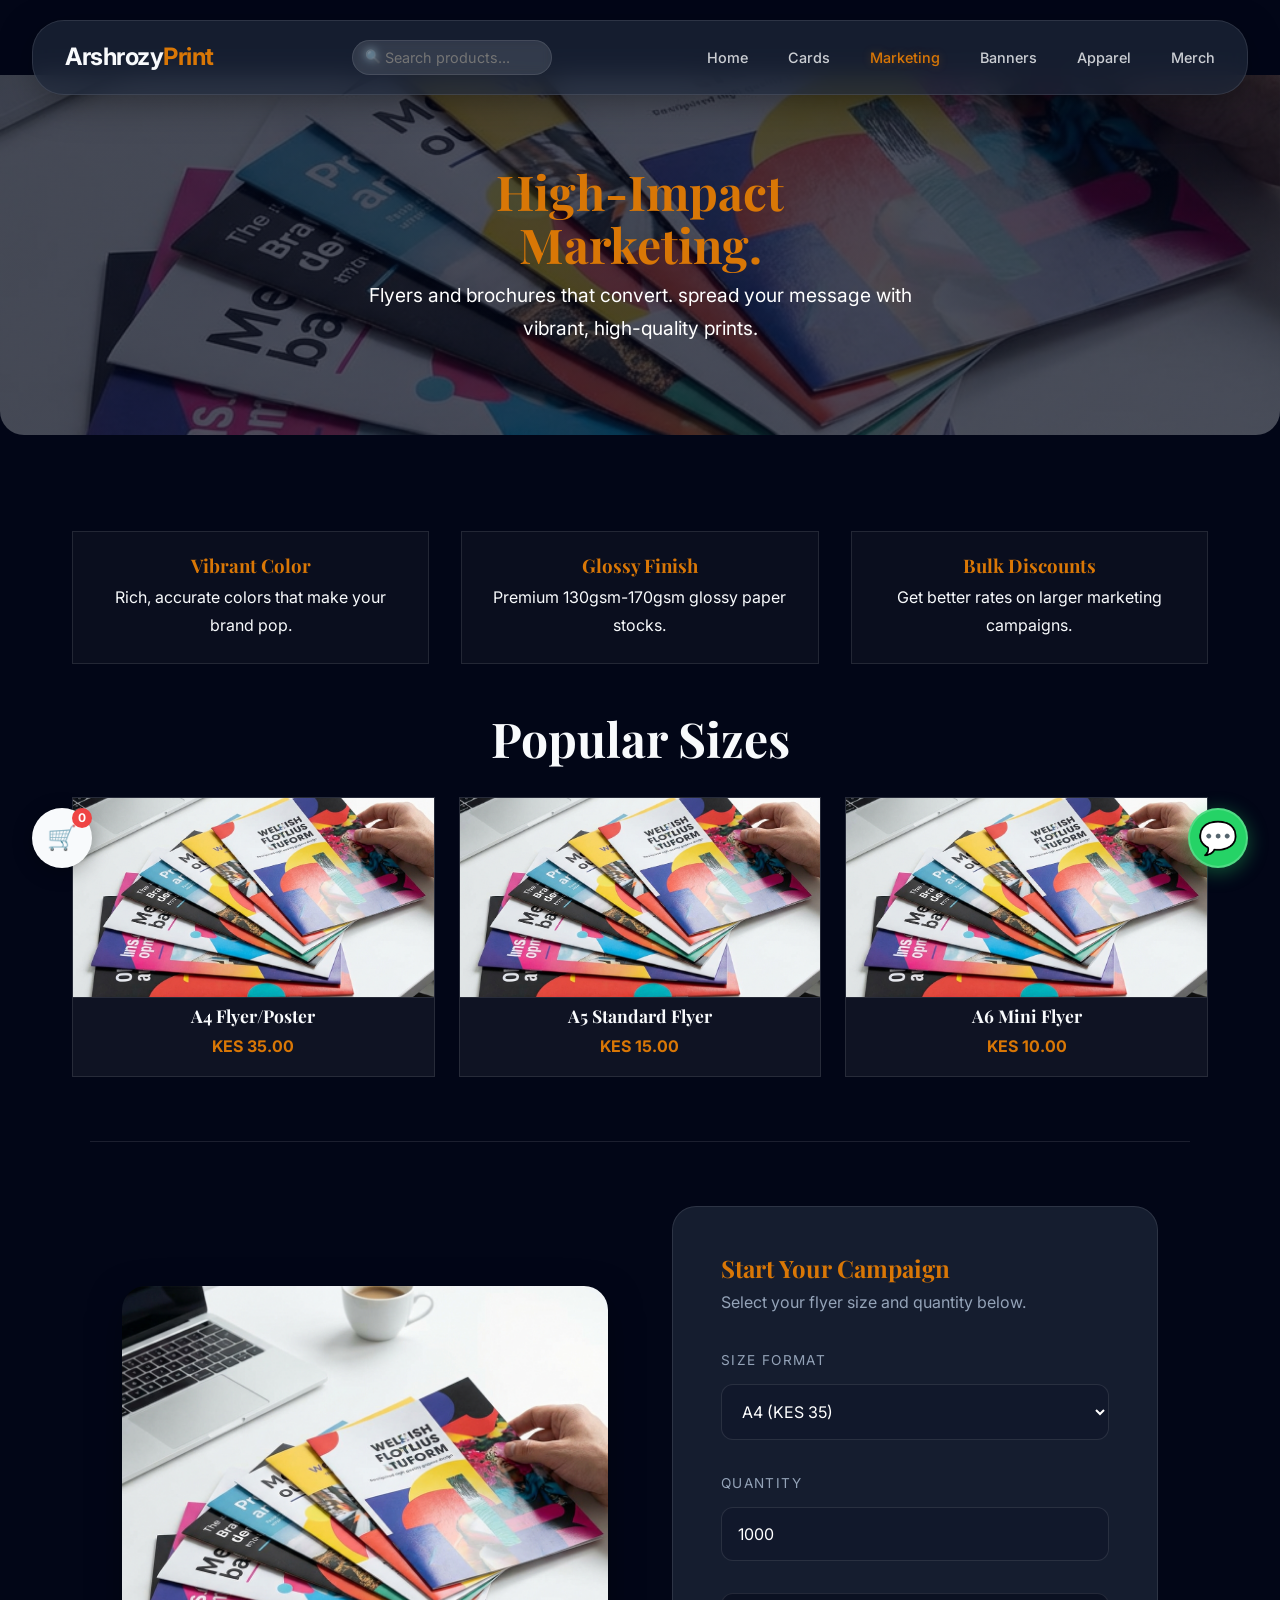
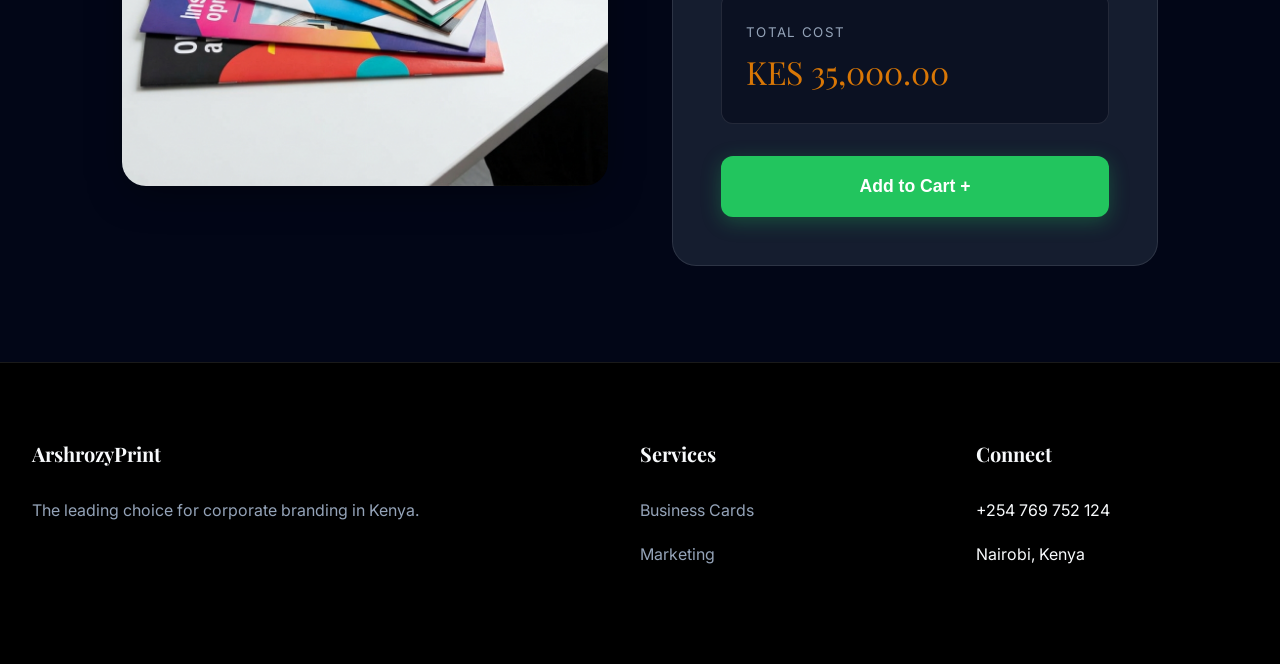
<file: flyers.html>
<!DOCTYPE html>
<html lang="en">

<head>
    <meta charset="UTF-8">
    <meta name="viewport" content="width=device-width, initial-scale=1.0">
    <title>Flyers & Marketing - Arshrozy Printshop</title>

    <link rel="preconnect" href="https://fonts.googleapis.com">
    <link rel="preconnect" href="https://fonts.gstatic.com" crossorigin>
    <link rel="stylesheet" href="style.css">
    <link rel="icon" href="images/favicon.ico" type="image/x-icon">
    <style>
        .flyers-hero {
            background: linear-gradient(rgba(2, 6, 23, 0.7), rgba(2, 6, 23, 0.7)), url('images/marketing.jpg');
            background-size: cover;
            background-position: center;
        }
    </style>
</head>

<body>

    <header>
        <div class="nav-container">
            <a href="index.html" class="logo">Arshrozy<span style="color:var(--accent-gold)">Print</span></a>
            <button class="mobile-toggle" id="mobile-menu-btn">☰</button>
            <nav class="main-nav">
                <ul>
                    <li><a href="index.html">Home</a></li>
                    <li><a href="business-cards.html">Cards</a></li>
                    <li><a href="flyers.html" class="active">Marketing</a></li>
                    <li><a href="banners.html">Banners</a></li>
                    <li><a href="apparel.html">Apparel</a></li>
                    <li><a href="mugs.html">Merch</a></li>
                </ul>
            </nav>
        </div>
    </header>

    <a href="https://wa.me/254769752124" class="floating-wa" target="_blank" title="Chat on WhatsApp">💬</a>

    <main>
        <!-- Hero Section -->
        <section class="merch-hero flyers-hero">
            <div class="hero-content">
                <h1>High-Impact<br>Marketing.</h1>
                <p style="font-size:1.2rem; max-width:600px; margin:0 auto;">
                    Flyers and brochures that convert. spread your message with vibrant, high-quality prints.
                </p>
            </div>
        </section>

        <div class="product-page" style="display:block; max-width:1200px;">

            <!-- Features -->
            <div class="feature-grid">
                <div class="feature-item">
                    <h3>Vibrant Color</h3>
                    <p>Rich, accurate colors that make your brand pop.</p>
                </div>
                <div class="feature-item">
                    <h3>Glossy Finish</h3>
                    <p>Premium 130gsm-170gsm glossy paper stocks.</p>
                </div>
                <div class="feature-item">
                    <h3>Bulk Discounts</h3>
                    <p>Get better rates on larger marketing campaigns.</p>
                </div>
            </div>

            <!-- Showcase Grid -->
            <h2 class="section-title" style="text-align:center; margin-bottom:2rem;">Popular Sizes</h2>

            <div class="showcase-grid">
                <!-- A4 -->
                <div class="showcase-card" onclick="selectOption('a4')">
                    <img src="images/marketing.jpg" alt="A4 Flyer">
                    <h4>A4 Flyer/Poster</h4>
                    <p>KES 35.00</p>
                </div>

                <!-- A5 -->
                <div class="showcase-card" onclick="selectOption('a5')">
                    <img src="images/marketing.jpg" alt="A5 Flyer">
                    <h4>A5 Standard Flyer</h4>
                    <p>KES 15.00</p>
                </div>

                <!-- A6 -->
                <div class="showcase-card" onclick="selectOption('a6')">
                    <img src="images/marketing.jpg" alt="A6 Flyer">
                    <h4>A6 Mini Flyer</h4>
                    <p>KES 10.00</p>
                </div>
            </div>

            <!-- Order Section -->
            <div class="product-page" id="order-section"
                style="margin-top:4rem; border-top:1px solid var(--glass-border); padding-top:4rem;">
                <div class="product-image">
                    <img src="images/marketing.jpg" alt="Selected Product">
                </div>

                <div class="product-details">
                    <h2 style="color:var(--accent-gold); margin-bottom:0.5rem;">Start Your Campaign</h2>
                    <p style="margin-bottom:2rem; color:var(--text-muted);">
                        Select your flyer size and quantity below.
                    </p>

                    <form id="flyer-form">
                        <div class="form-group">
                            <label for="f-size">Size Format</label>
                            <select id="f-size">
                                <option value="a4">A4 (KES 35)</option>
                                <option value="a5">A5 (KES 15)</option>
                                <option value="a6">A6 (KES 10)</option>
                            </select>
                        </div>

                        <div class="form-group">
                            <label for="f-qty">Quantity</label>
                            <input type="number" id="f-qty" value="1000" min="100" step="100">
                        </div>

                        <div class="price-display">
                            <small
                                style="text-transform:uppercase; letter-spacing:0.1em; color:var(--text-muted);">Total
                                Cost</small>
                            <div id="f-total" class="total-price">KES 35,000.00</div>
                        </div>

                        <button type="button" class="whatsapp-btn add-cart-btn">
                            Add to Cart +
                        </button>
                    </form>
                </div>
            </div>
        </div>
    </main>

    <footer>
        <div class="footer-content">
            <div class="footer-col">
                <h4>ArshrozyPrint</h4>
                <p>The leading choice for corporate branding in Kenya.</p>
            </div>
            <div class="footer-col">
                <h4>Services</h4>
                <ul>
                    <li><a href="business-cards.html">Business Cards</a></li>
                    <li><a href="flyers.html">Marketing</a></li>
                </ul>
            </div>
            <div class="footer-col">
                <h4>Connect</h4>
                <ul>
                    <li>+254 769 752 124</li>
                    <li>Nairobi, Kenya</li>
                </ul>
            </div>
        </div>
    </footer>

    <script src="script.js"></script>
    <script>
        function selectOption(val) {
            document.getElementById('order-section').scrollIntoView({ behavior: 'smooth' });
            const select = document.getElementById('f-size');
            select.value = val;
            select.dispatchEvent(new Event('change'));
        }
    </script>
</body>

</html>
</file>
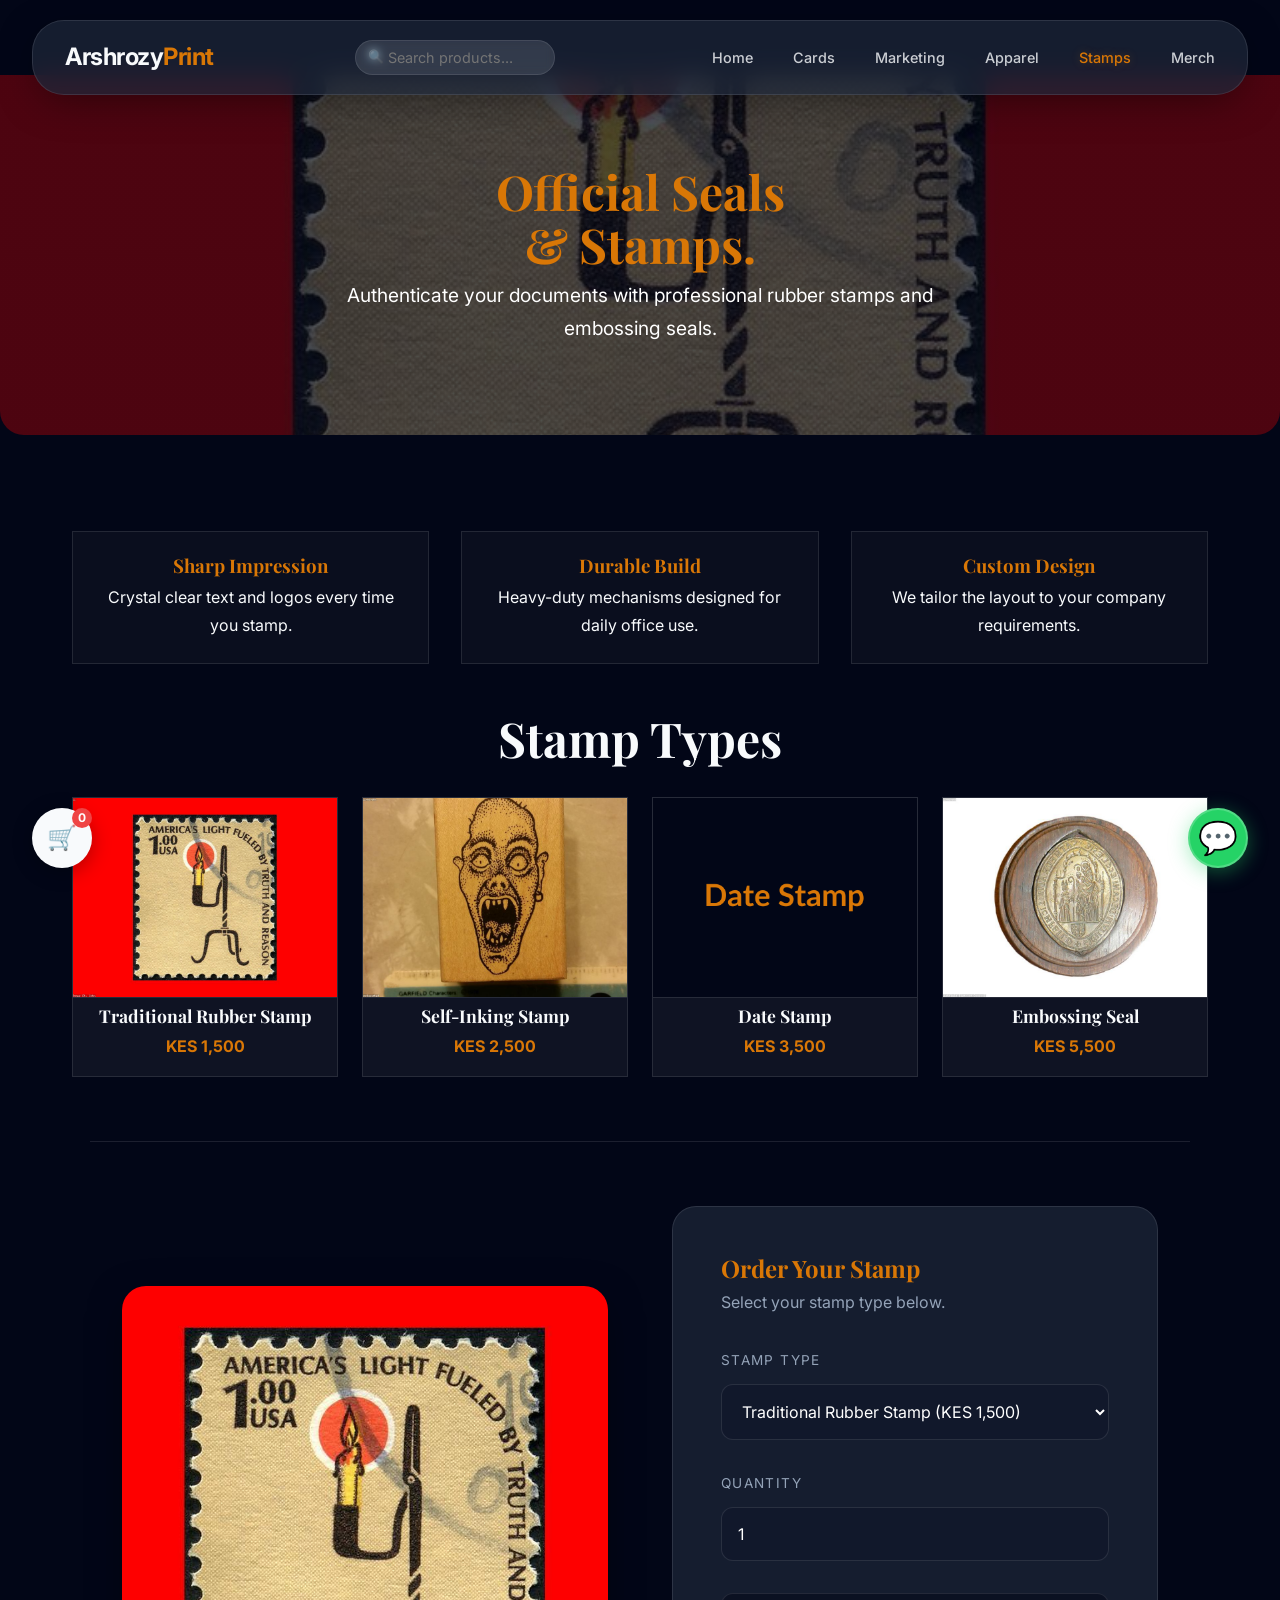
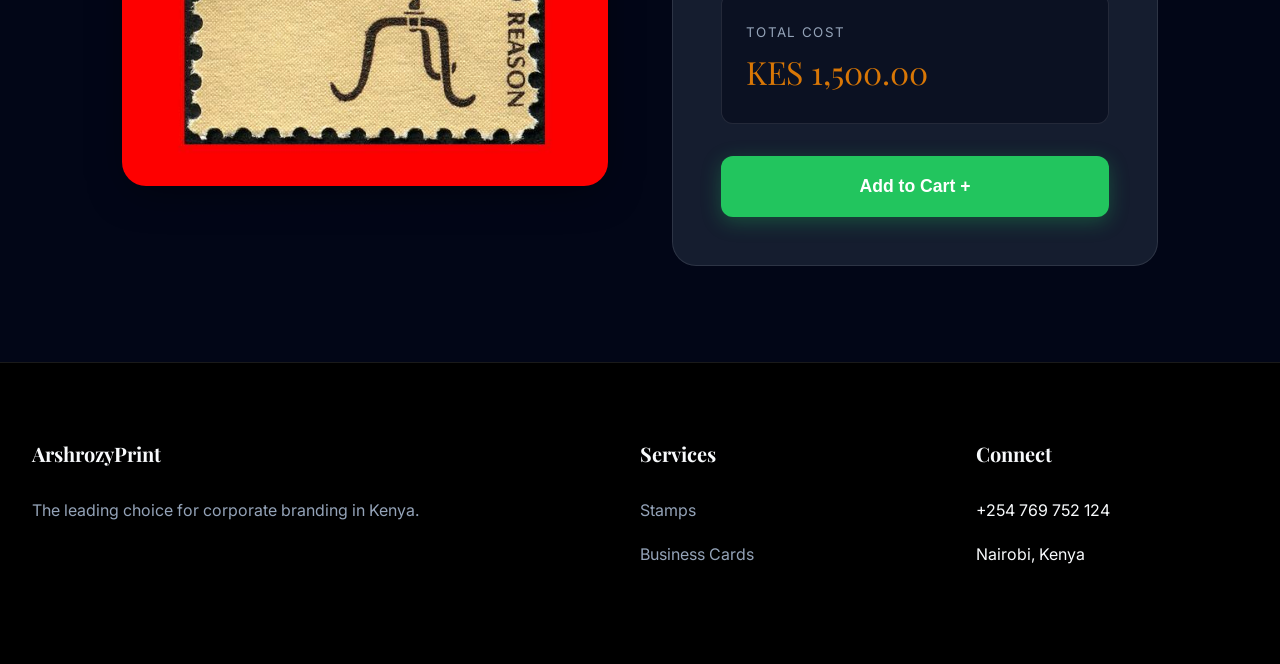
<file: stamps.html>
<!DOCTYPE html>
<html lang="en">

<head>
    <meta charset="UTF-8">
    <meta name="viewport" content="width=device-width, initial-scale=1.0">
    <title>Stamps & Seals - Arshrozy Printshop</title>

    <link rel="preconnect" href="https://fonts.googleapis.com">
    <link rel="preconnect" href="https://fonts.gstatic.com" crossorigin>
    <link rel="stylesheet" href="style.css">
    <link rel="icon" href="images/favicon.ico" type="image/x-icon">
    <style>
        .stamps-hero {
            background: linear-gradient(rgba(2, 6, 23, 0.7), rgba(2, 6, 23, 0.7)), url('images/stamp-rubber.jpg');
            background-size: cover;
            background-position: center;
        }
    </style>
</head>

<body>

    <header>
        <div class="nav-container">
            <a href="index.html" class="logo">Arshrozy<span style="color:var(--accent-gold)">Print</span></a>
            <button class="mobile-toggle" id="mobile-menu-btn">☰</button>
            <nav class="main-nav">
                <ul>
                    <li><a href="index.html">Home</a></li>
                    <li><a href="business-cards.html">Cards</a></li>
                    <li><a href="flyers.html">Marketing</a></li>
                    <li><a href="apparel.html">Apparel</a></li>
                    <li><a href="stamps.html" class="active">Stamps</a></li>
                    <li><a href="mugs.html">Merch</a></li>
                </ul>
            </nav>
        </div>
    </header>

    <a href="https://wa.me/254769752124" class="floating-wa" target="_blank" title="Chat on WhatsApp">💬</a>

    <main>
        <!-- Hero Section -->
        <section class="merch-hero stamps-hero">
            <div class="hero-content">
                <h1>Official Seals<br>& Stamps.</h1>
                <p style="font-size:1.2rem; max-width:600px; margin:0 auto;">
                    Authenticate your documents with professional rubber stamps and embossing seals.
                </p>
            </div>
        </section>

        <div class="product-page" style="display:block; max-width:1200px;">

            <!-- Features -->
            <div class="feature-grid">
                <div class="feature-item">
                    <h3>Sharp Impression</h3>
                    <p>Crystal clear text and logos every time you stamp.</p>
                </div>
                <div class="feature-item">
                    <h3>Durable Build</h3>
                    <p>Heavy-duty mechanisms designed for daily office use.</p>
                </div>
                <div class="feature-item">
                    <h3>Custom Design</h3>
                    <p>We tailor the layout to your company requirements.</p>
                </div>
            </div>

            <!-- Showcase Grid -->
            <h2 class="section-title" style="text-align:center; margin-bottom:2rem;">Stamp Types</h2>

            <div class="showcase-grid">
                <!-- Rubber -->
                <div class="showcase-card" onclick="selectOption('rubber')">
                    <img src="images/stamp-rubber.jpg" alt="Rubber Stamp">
                    <h4>Traditional Rubber Stamp</h4>
                    <p>KES 1,500</p>
                </div>

                <!-- Self Inking -->
                <div class="showcase-card" onclick="selectOption('self')">
                    <img src="images/stamp-self.jpg" alt="Self-Inking Stamp">
                    <h4>Self-Inking Stamp</h4>
                    <p>KES 2,500</p>
                </div>

                <!-- Dater -->
                <div class="showcase-card" onclick="selectOption('dater')">
                    <img src="images/stamp-dater.jpg" alt="Date Stamp">
                    <h4>Date Stamp</h4>
                    <p>KES 3,500</p>
                </div>

                <!-- Seal -->
                <div class="showcase-card" onclick="selectOption('seal')">
                    <img src="images/stamp-seal.jpg" alt="Embossing Seal">
                    <h4>Embossing Seal</h4>
                    <p>KES 5,500</p>
                </div>
            </div>

            <!-- Order Section -->
            <div class="product-page" id="order-section"
                style="margin-top:4rem; border-top:1px solid var(--glass-border); padding-top:4rem;">
                <div class="product-image">
                    <img src="images/stamp-rubber.jpg" alt="Selected Product">
                </div>

                <div class="product-details">
                    <h2 style="color:var(--accent-gold); margin-bottom:0.5rem;">Order Your Stamp</h2>
                    <p style="margin-bottom:2rem; color:var(--text-muted);">
                        Select your stamp type below.
                    </p>

                    <form id="stamp-form">
                        <div class="form-group">
                            <label for="st-type">Stamp Type</label>
                            <select id="st-type">
                                <option value="rubber">Traditional Rubber Stamp (KES 1,500)</option>
                                <option value="self">Self-Inking Stamp (KES 2,500)</option>
                                <option value="dater">Date Stamp (KES 3,500)</option>
                                <option value="seal">Embossing Seal (KES 5,500)</option>
                            </select>
                        </div>

                        <div class="form-group">
                            <label for="st-qty">Quantity</label>
                            <input type="number" id="st-qty" value="1" min="1">
                        </div>

                        <div class="price-display">
                            <small
                                style="text-transform:uppercase; letter-spacing:0.1em; color:var(--text-muted);">Total
                                Cost</small>
                            <div id="st-total" class="total-price">KES 1,500.00</div>
                        </div>

                        <button type="button" class="whatsapp-btn add-cart-btn">
                            Add to Cart +
                        </button>
                    </form>
                </div>
            </div>
        </div>
    </main>

    <footer>
        <div class="footer-content">
            <div class="footer-col">
                <h4>ArshrozyPrint</h4>
                <p>The leading choice for corporate branding in Kenya.</p>
            </div>
            <div class="footer-col">
                <h4>Services</h4>
                <ul>
                    <li><a href="stamps.html">Stamps</a></li>
                    <li><a href="business-cards.html">Business Cards</a></li>
                </ul>
            </div>
            <div class="footer-col">
                <h4>Connect</h4>
                <ul>
                    <li>+254 769 752 124</li>
                    <li>Nairobi, Kenya</li>
                </ul>
            </div>
        </div>
    </footer>

    <script src="script.js"></script>
    <script>
        function selectOption(val) {
            document.getElementById('order-section').scrollIntoView({ behavior: 'smooth' });
            const select = document.getElementById('st-type');
            select.value = val;
            select.dispatchEvent(new Event('change'));
        }
    </script>
</body>

</html>
</file>
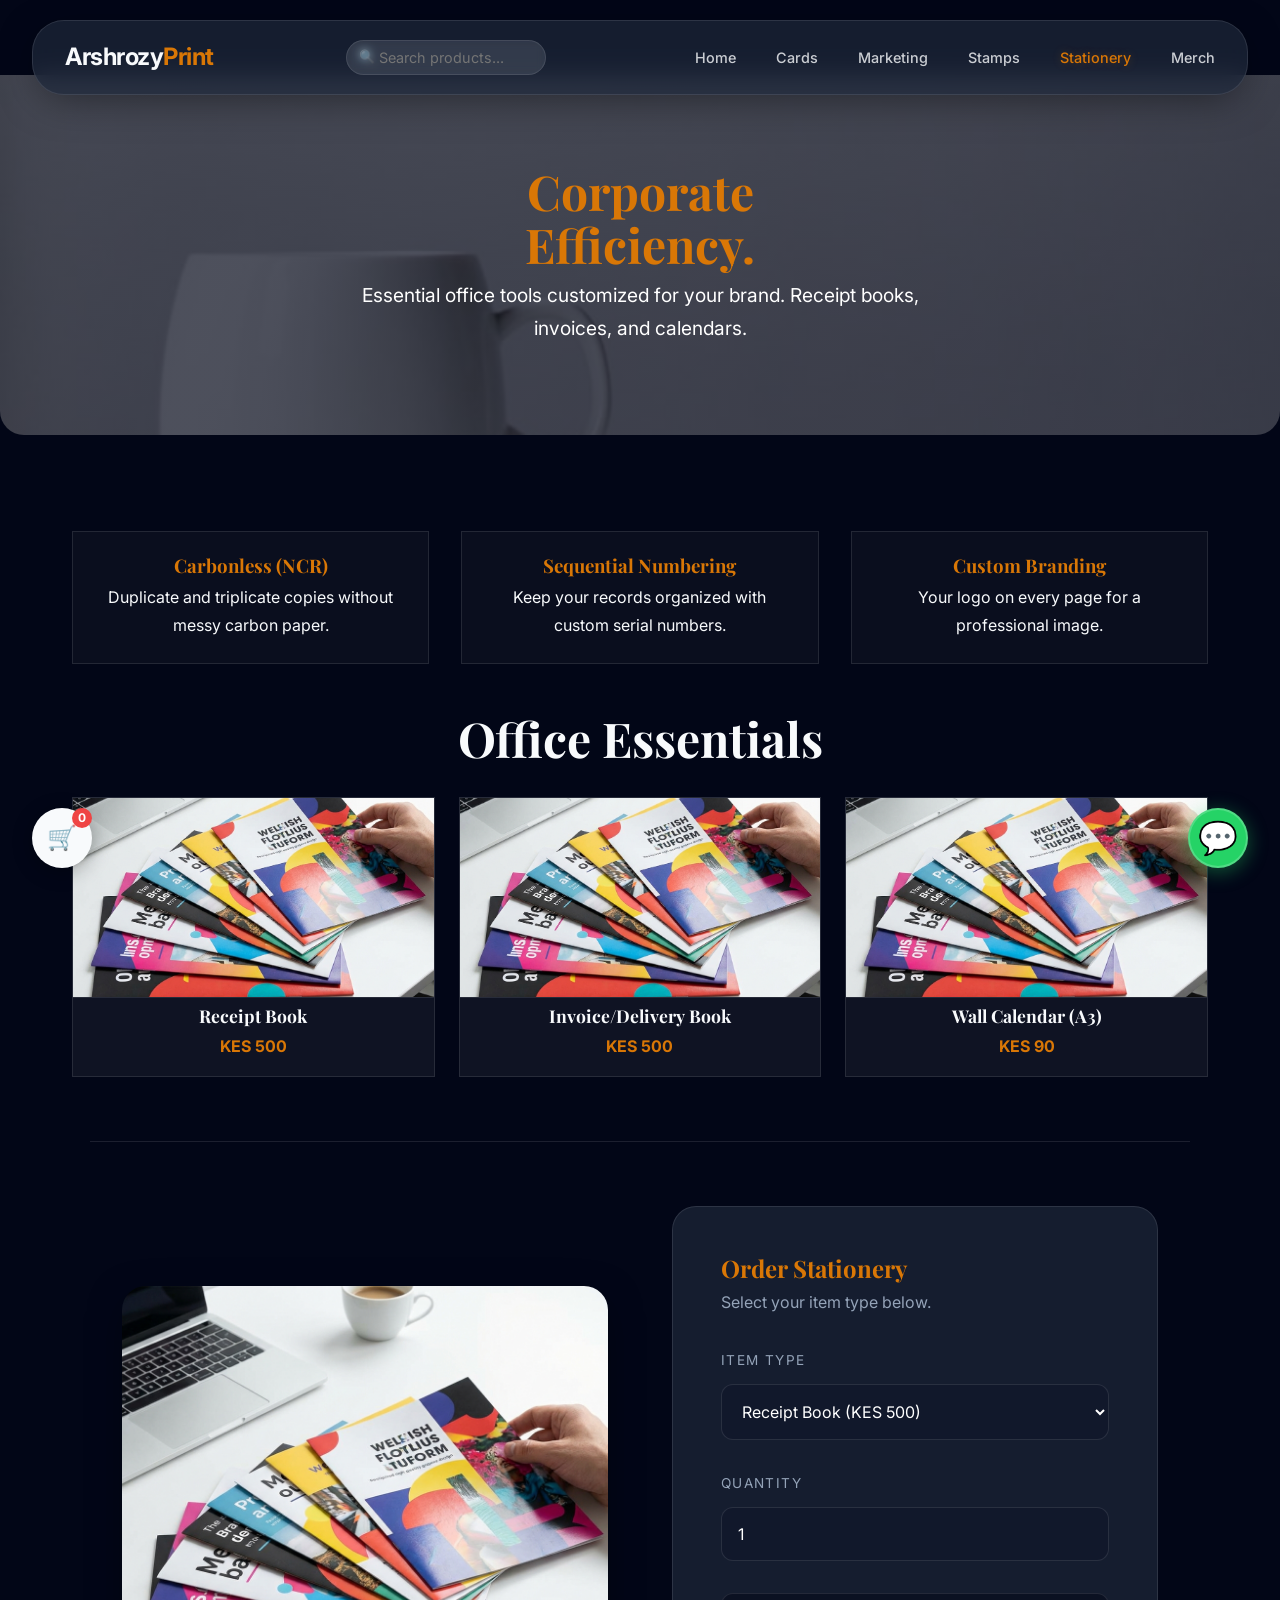
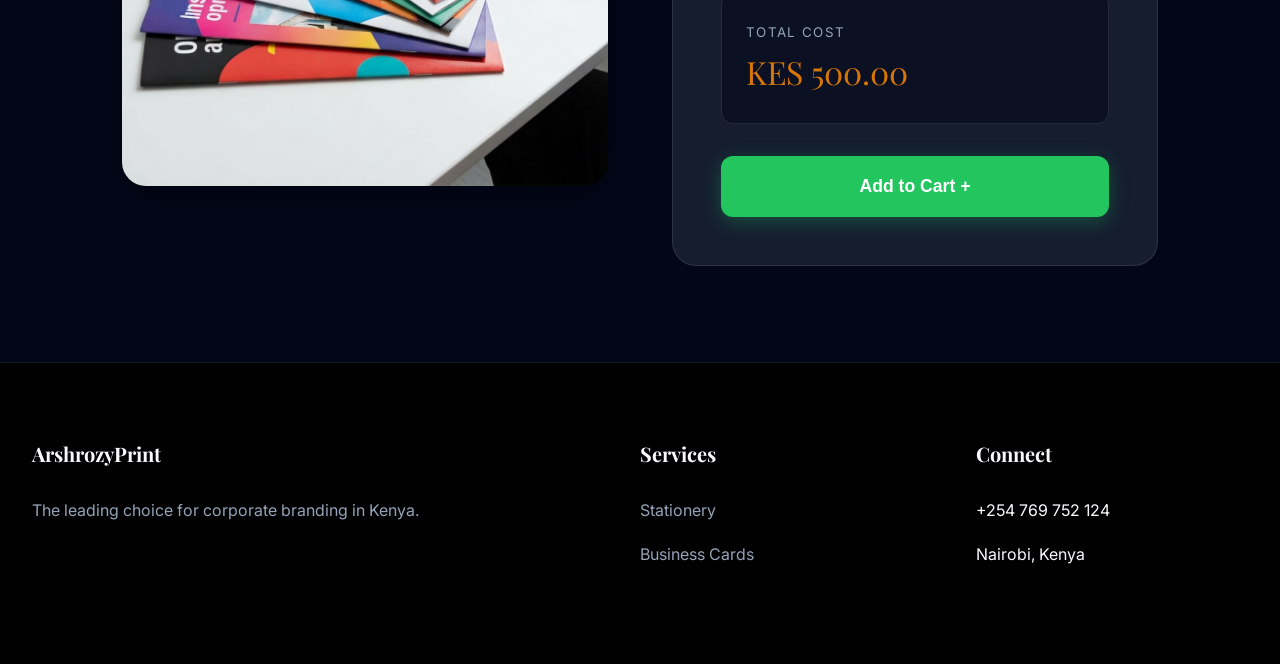
<file: stationery.html>
<!DOCTYPE html>
<html lang="en">

<head>
    <meta charset="UTF-8">
    <meta name="viewport" content="width=device-width, initial-scale=1.0">
    <title>Office Stationery - Arshrozy Printshop</title>

    <link rel="preconnect" href="https://fonts.googleapis.com">
    <link rel="preconnect" href="https://fonts.gstatic.com" crossorigin>
    <link rel="stylesheet" href="style.css">
    <link rel="icon" href="images/favicon.ico" type="image/x-icon">
    <style>
        .stat-hero {
            background: linear-gradient(rgba(2, 6, 23, 0.7), rgba(2, 6, 23, 0.7)), url('images/mugs-white.jpg');
            /* Reusing professional office vibe image */
            background-size: cover;
            background-position: center;
        }
    </style>
</head>

<body>

    <header>
        <div class="nav-container">
            <a href="index.html" class="logo">Arshrozy<span style="color:var(--accent-gold)">Print</span></a>
            <button class="mobile-toggle" id="mobile-menu-btn">☰</button>
            <nav class="main-nav">
                <ul>
                    <li><a href="index.html">Home</a></li>
                    <li><a href="business-cards.html">Cards</a></li>
                    <li><a href="flyers.html">Marketing</a></li>
                    <li><a href="stamps.html">Stamps</a></li>
                    <li><a href="stationery.html" class="active">Stationery</a></li>
                    <li><a href="mugs.html">Merch</a></li>
                </ul>
            </nav>
        </div>
    </header>

    <a href="https://wa.me/254769752124" class="floating-wa" target="_blank" title="Chat on WhatsApp">💬</a>

    <main>
        <!-- Hero Section -->
        <section class="merch-hero stat-hero">
            <div class="hero-content">
                <h1>Corporate<br>Efficiency.</h1>
                <p style="font-size:1.2rem; max-width:600px; margin:0 auto;">
                    Essential office tools customized for your brand. Receipt books, invoices, and calendars.
                </p>
            </div>
        </section>

        <div class="product-page" style="display:block; max-width:1200px;">

            <!-- Features -->
            <div class="feature-grid">
                <div class="feature-item">
                    <h3>Carbonless (NCR)</h3>
                    <p>Duplicate and triplicate copies without messy carbon paper.</p>
                </div>
                <div class="feature-item">
                    <h3>Sequential Numbering</h3>
                    <p>Keep your records organized with custom serial numbers.</p>
                </div>
                <div class="feature-item">
                    <h3>Custom Branding</h3>
                    <p>Your logo on every page for a professional image.</p>
                </div>
            </div>

            <!-- Showcase Grid -->
            <h2 class="section-title" style="text-align:center; margin-bottom:2rem;">Office Essentials</h2>

            <div class="showcase-grid">
                <!-- Receipt Book -->
                <div class="showcase-card" onclick="selectOption('receipt')">
                    <img src="images/marketing.jpg" alt="Receipt Book">
                    <h4>Receipt Book</h4>
                    <p>KES 500</p>
                </div>

                <!-- Invoice Book -->
                <div class="showcase-card" onclick="selectOption('invoice')">
                    <img src="images/marketing.jpg" alt="Invoice Book">
                    <h4>Invoice/Delivery Book</h4>
                    <p>KES 500</p>
                </div>

                <!-- Calendar -->
                <div class="showcase-card" onclick="selectOption('calendar')">
                    <img src="images/marketing.jpg" alt="Wall Calendar">
                    <h4>Wall Calendar (A3)</h4>
                    <p>KES 90</p>
                </div>
            </div>

            <!-- Order Section -->
            <div class="product-page" id="order-section"
                style="margin-top:4rem; border-top:1px solid var(--glass-border); padding-top:4rem;">
                <div class="product-image">
                    <img src="images/marketing.jpg" alt="Selected Product">
                </div>

                <div class="product-details">
                    <h2 style="color:var(--accent-gold); margin-bottom:0.5rem;">Order Stationery</h2>
                    <p style="margin-bottom:2rem; color:var(--text-muted);">
                        Select your item type below.
                    </p>

                    <form id="stat-form">
                        <div class="form-group">
                            <label for="st-type">Item Type</label>
                            <select id="st-type">
                                <option value="receipt">Receipt Book (KES 500)</option>
                                <option value="invoice">Invoice Book (KES 500)</option>
                                <option value="calendar">Wall Calendar (KES 90)</option>
                            </select>
                        </div>

                        <div class="form-group">
                            <label for="st-qty">Quantity</label>
                            <input type="number" id="st-qty" value="1" min="1">
                        </div>

                        <div class="price-display">
                            <small
                                style="text-transform:uppercase; letter-spacing:0.1em; color:var(--text-muted);">Total
                                Cost</small>
                            <div id="st-total" class="total-price">KES 500.00</div>
                        </div>

                        <button type="button" class="whatsapp-btn add-cart-btn">
                            Add to Cart +
                        </button>
                    </form>
                </div>
            </div>
        </div>
    </main>

    <footer>
        <div class="footer-content">
            <div class="footer-col">
                <h4>ArshrozyPrint</h4>
                <p>The leading choice for corporate branding in Kenya.</p>
            </div>
            <div class="footer-col">
                <h4>Services</h4>
                <ul>
                    <li><a href="stationery.html">Stationery</a></li>
                    <li><a href="business-cards.html">Business Cards</a></li>
                </ul>
            </div>
            <div class="footer-col">
                <h4>Connect</h4>
                <ul>
                    <li>+254 769 752 124</li>
                    <li>Nairobi, Kenya</li>
                </ul>
            </div>
        </div>
    </footer>

    <script src="script.js"></script>
    <script>
        function selectOption(val) {
            document.getElementById('order-section').scrollIntoView({ behavior: 'smooth' });
            const select = document.getElementById('st-type');
            select.value = val;
            select.dispatchEvent(new Event('change'));
        }
    </script>
</body>

</html>
</file>
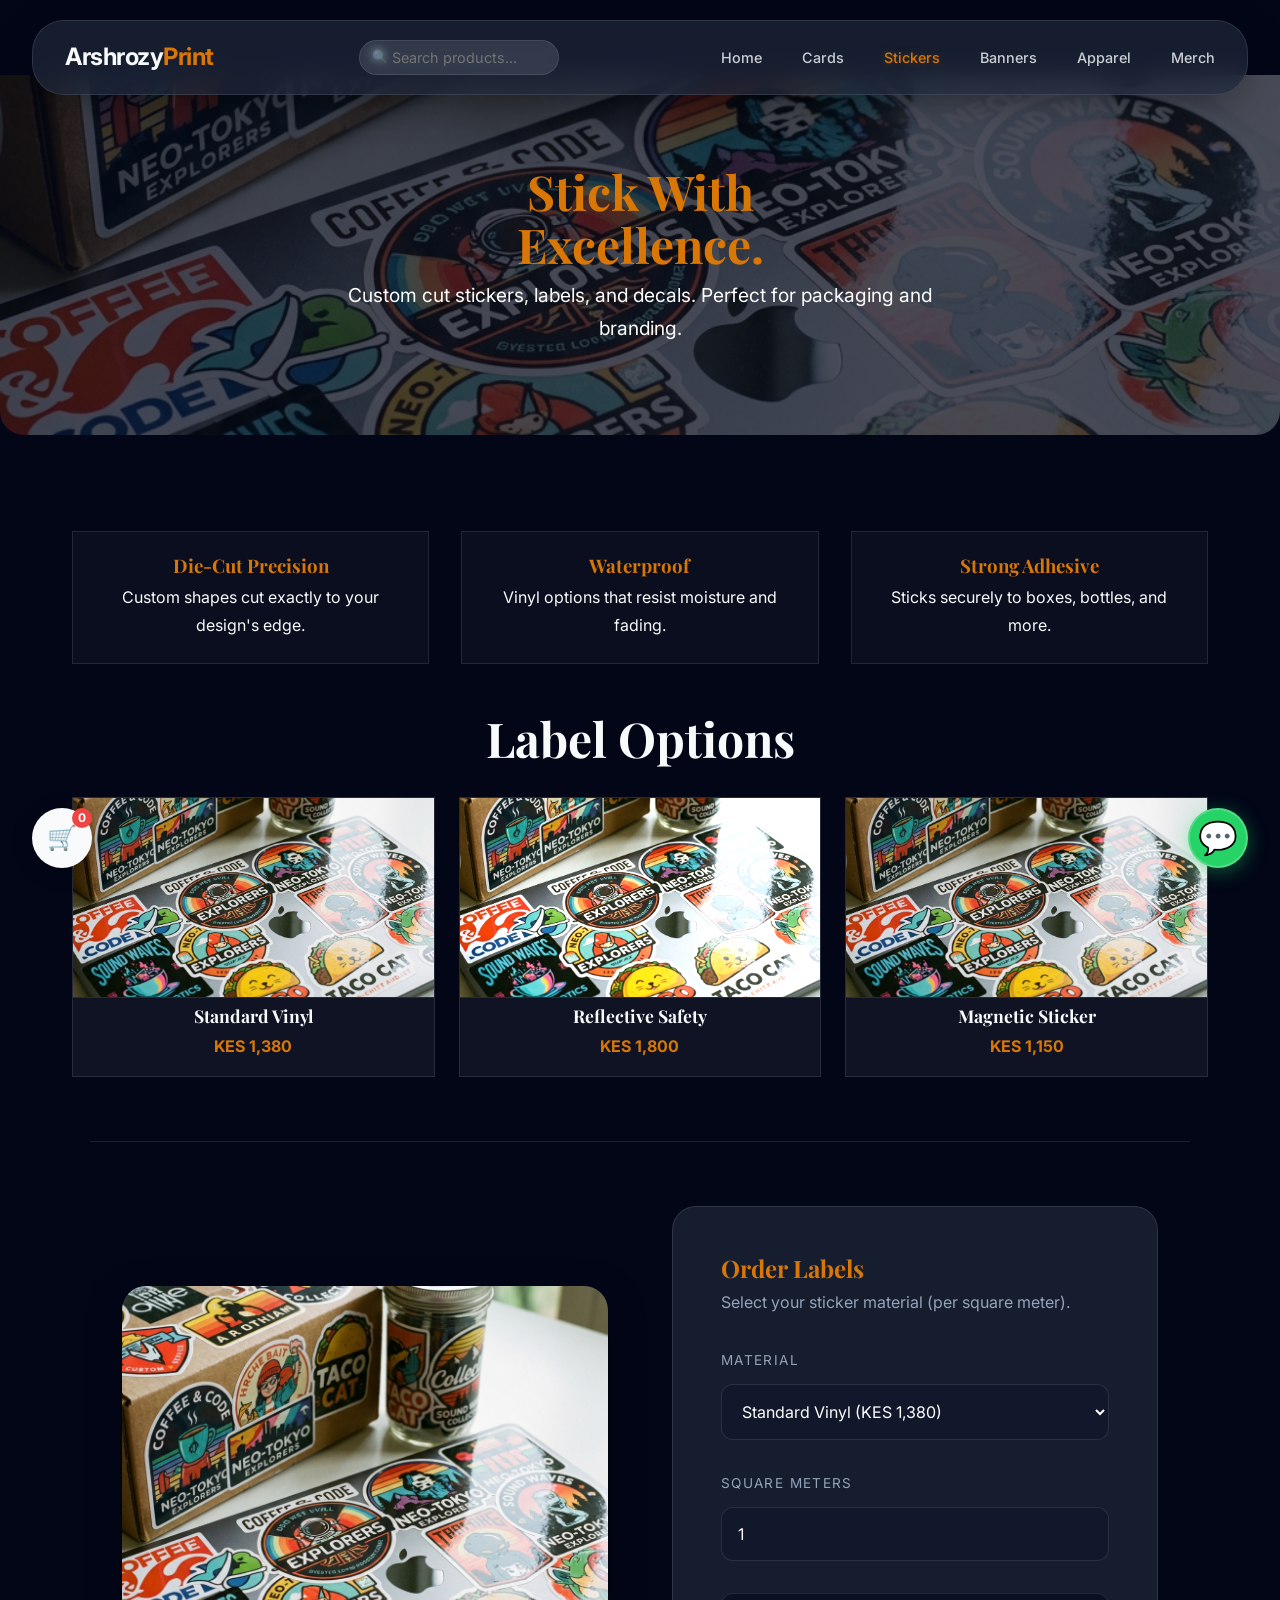
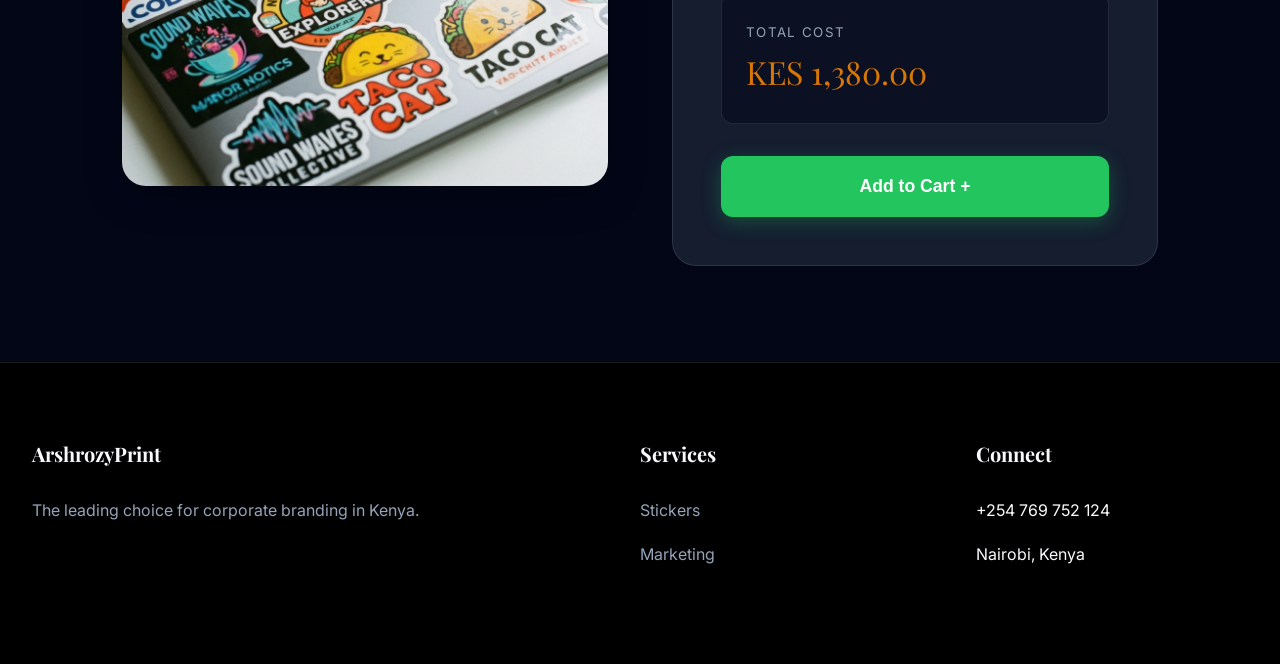
<file: stickers.html>
<!DOCTYPE html>
<html lang="en">

<head>
    <meta charset="UTF-8">
    <meta name="viewport" content="width=device-width, initial-scale=1.0">
    <title>Stickers & Decals - Arshrozy Printshop</title>

    <link rel="preconnect" href="https://fonts.googleapis.com">
    <link rel="preconnect" href="https://fonts.gstatic.com" crossorigin>
    <link rel="stylesheet" href="style.css">
    <link rel="icon" href="images/favicon.ico" type="image/x-icon">
    <style>
        .stickers-hero {
            background: linear-gradient(rgba(2, 6, 23, 0.7), rgba(2, 6, 23, 0.7)), url('images/stickers.jpg');
            background-size: cover;
            background-position: center;
        }
    </style>
</head>

<body>

    <header>
        <div class="nav-container">
            <a href="index.html" class="logo">Arshrozy<span style="color:var(--accent-gold)">Print</span></a>
            <button class="mobile-toggle" id="mobile-menu-btn">☰</button>
            <nav class="main-nav">
                <ul>
                    <li><a href="index.html">Home</a></li>
                    <li><a href="business-cards.html">Cards</a></li>
                    <li><a href="stickers.html" class="active">Stickers</a></li>
                    <li><a href="banners.html">Banners</a></li>
                    <li><a href="apparel.html">Apparel</a></li>
                    <li><a href="mugs.html">Merch</a></li>
                </ul>
            </nav>
        </div>
    </header>

    <a href="https://wa.me/254769752124" class="floating-wa" target="_blank" title="Chat on WhatsApp">💬</a>

    <main>
        <!-- Hero Section -->
        <section class="merch-hero stickers-hero">
            <div class="hero-content">
                <h1>Stick With<br>Excellence.</h1>
                <p style="font-size:1.2rem; max-width:600px; margin:0 auto;">
                    Custom cut stickers, labels, and decals. Perfect for packaging and branding.
                </p>
            </div>
        </section>

        <div class="product-page" style="display:block; max-width:1200px;">

            <!-- Features -->
            <div class="feature-grid">
                <div class="feature-item">
                    <h3>Die-Cut Precision</h3>
                    <p>Custom shapes cut exactly to your design's edge.</p>
                </div>
                <div class="feature-item">
                    <h3>Waterproof</h3>
                    <p>Vinyl options that resist moisture and fading.</p>
                </div>
                <div class="feature-item">
                    <h3>Strong Adhesive</h3>
                    <p>Sticks securely to boxes, bottles, and more.</p>
                </div>
            </div>

            <!-- Showcase Grid -->
            <h2 class="section-title" style="text-align:center; margin-bottom:2rem;">Label Options</h2>

            <div class="showcase-grid">
                <!-- Vinyl -->
                <div class="showcase-card" onclick="selectOption('vinyl')">
                    <img src="images/stickers.jpg" alt="Vinyl Sticker">
                    <h4>Standard Vinyl</h4>
                    <p>KES 1,380</p>
                </div>

                <!-- Reflective -->
                <div class="showcase-card" onclick="selectOption('reflective')">
                    <img src="images/stickers.jpg" alt="Reflective Sticker" style="filter: brightness(1.2);">
                    <h4>Reflective Safety</h4>
                    <p>KES 1,800</p>
                </div>

                <!-- Magnet -->
                <div class="showcase-card" onclick="selectOption('magnet')">
                    <img src="images/stickers.jpg" alt="Magnetic Sticker">
                    <h4>Magnetic Sticker</h4>
                    <p>KES 1,150</p>
                </div>
            </div>

            <!-- Order Section -->
            <div class="product-page" id="order-section"
                style="margin-top:4rem; border-top:1px solid var(--glass-border); padding-top:4rem;">
                <div class="product-image">
                    <img src="images/stickers.jpg" alt="Selected Product">
                </div>

                <div class="product-details">
                    <h2 style="color:var(--accent-gold); margin-bottom:0.5rem;">Order Labels</h2>
                    <p style="margin-bottom:2rem; color:var(--text-muted);">
                        Select your sticker material (per square meter).
                    </p>

                    <form id="sticker-form">
                        <div class="form-group">
                            <label for="s-type">Material</label>
                            <select id="s-type">
                                <option value="vinyl">Standard Vinyl (KES 1,380)</option>
                                <option value="reflective">Reflective Safety (KES 1,800)</option>
                                <option value="magnet">Magnetic Sticker (KES 1,150)</option>
                            </select>
                        </div>

                        <div class="form-group">
                            <label for="s-qty">Square Meters</label>
                            <input type="number" id="s-qty" value="1" min="1">
                        </div>

                        <div class="price-display">
                            <small
                                style="text-transform:uppercase; letter-spacing:0.1em; color:var(--text-muted);">Total
                                Cost</small>
                            <div id="s-total" class="total-price">KES 1,380.00</div>
                        </div>

                        <button type="button" class="whatsapp-btn add-cart-btn">
                            Add to Cart +
                        </button>
                    </form>
                </div>
            </div>
        </div>
    </main>

    <footer>
        <div class="footer-content">
            <div class="footer-col">
                <h4>ArshrozyPrint</h4>
                <p>The leading choice for corporate branding in Kenya.</p>
            </div>
            <div class="footer-col">
                <h4>Services</h4>
                <ul>
                    <li><a href="stickers.html">Stickers</a></li>
                    <li><a href="flyers.html">Marketing</a></li>
                </ul>
            </div>
            <div class="footer-col">
                <h4>Connect</h4>
                <ul>
                    <li>+254 769 752 124</li>
                    <li>Nairobi, Kenya</li>
                </ul>
            </div>
        </div>
    </footer>

    <script src="script.js"></script>
    <script>
        function selectOption(val) {
            document.getElementById('order-section').scrollIntoView({ behavior: 'smooth' });
            const select = document.getElementById('s-type');
            select.value = val;
            select.dispatchEvent(new Event('change'));
        }
    </script>
</body>

</html>
</file>
<file: style.css>
@import url('https://fonts.googleapis.com/css2?family=Playfair+Display:wght@600;700&family=Inter:wght300;400;500;600&display=swap');

:root {
    /* Premium Color Palette */
    --primary-dark: #020617;
    /* Ultra dark navy */
    --primary-light: #1e293b;
    /* Slate for cards */
    --accent-gold: #d97706;
    /* Refined amber/gold */
    --accent-glow: rgba(217, 119, 6, 0.3);
    --text-white: #f8fafc;
    --text-muted: #94a3b8;
    --glass-bg: rgba(30, 41, 59, 0.7);
    --glass-border: rgba(255, 255, 255, 0.1);

    /* Spacing & Layout */
    --container-width: 1280px;
    --radius-lg: 1.5rem;
    --radius-sm: 0.75rem;

    /* Shadows */
    --shadow-soft: 0 10px 40px -10px rgba(0, 0, 0, 0.5);
    --shadow-glow: 0 0 20px var(--accent-glow);

    /* Transitions */
    --ease-out: cubic-bezier(0.215, 0.61, 0.355, 1);
}

* {
    margin: 0;
    padding: 0;
    box-sizing: border-box;
    scroll-behavior: smooth;
}

body {
    font-family: 'Inter', sans-serif;
    background-color: var(--primary-dark);
    color: var(--text-white);
    line-height: 1.7;
    overflow-x: hidden;
    -webkit-font-smoothing: antialiased;
}

h1,
h2,
h3,
h4 {
    font-family: 'Playfair Display', serif;
    font-weight: 700;
    line-height: 1.1;
    color: var(--text-white);
}

a {
    text-decoration: none;
    color: inherit;
    transition: all 0.3s var(--ease-out);
}

img {
    width: 100%;
    display: block;
}

/* --- HEADER --- */
header {
    position: sticky;
    top: 20px;
    z-index: 100;
    max-width: var(--container-width);
    margin: 0 auto;
    padding: 0 2rem;
}

.nav-container {
    background: var(--glass-bg);
    backdrop-filter: blur(12px);
    -webkit-backdrop-filter: blur(12px);
    border: 1px solid var(--glass-border);
    border-radius: 2rem;
    padding: 1rem 2rem;
    display: flex;
    justify-content: space-between;
    align-items: center;
    box-shadow: var(--shadow-soft);
}

.logo {
    font-size: 1.5rem;
    font-weight: 700;
    letter-spacing: -0.02em;
}

.main-nav ul {
    display: flex;
    gap: 2.5rem;
    list-style: none;
}

.main-nav a {
    font-size: 0.9rem;
    font-weight: 500;
    opacity: 0.8;
}

.main-nav a:hover,
.main-nav a.active {
    color: var(--accent-gold);
    opacity: 1;
    text-shadow: 0 0 10px var(--accent-glow);
}

.mobile-toggle {
    display: none;
    background: none;
    border: none;
    color: white;
    font-size: 1.5rem;
}

/* --- HERO SECTION --- */
.hero {
    height: 90vh;
    min-height: 600px;
    position: relative;
    display: flex;
    align-items: center;
    justify-content: center;
    overflow: hidden;
    margin-top: -80px;
    /* Offset header height */
}

/* Dark Overlay Gradient */
.hero::before {
    content: '';
    position: absolute;
    inset: 0;
    background: radial-gradient(circle at center, transparent 0%, var(--primary-dark) 90%);
    z-index: 2;
}

/* Background Image Animation */
.hero-bg {
    position: absolute;
    inset: 0;
    background-image: url('images/hero-banner.jpg');
    background-size: cover;
    background-position: center;
    animation: zoomSlow 20s infinite alternate;
    z-index: 1;
    opacity: 0.6;
}

.hero-content {
    position: relative;
    z-index: 3;
    text-align: center;
    max-width: 900px;
    padding: 0 2rem;
    animation: fadeUp 1s var(--ease-out);
}

.hero h1 {
    font-size: clamp(3rem, 8vw, 4.5rem);
    /* Dynamic scaling */
    margin-bottom: 1.5rem;
    background: linear-gradient(to right, #fff, #94a3b8);
    -webkit-background-clip: text;
    background-clip: text;
    -webkit-text-fill-color: transparent;
}

.hero p {
    font-size: clamp(1rem, 2vw, 1.25rem);
    color: var(--text-muted);
    margin-bottom: 3rem;
    font-weight: 300;
}

/* --- BUTTONS --- */
.btn-primary {
    background: var(--accent-gold);
    color: var(--primary-dark);
    padding: 1rem 3rem;
    border-radius: 2rem;
    font-weight: 600;
    font-size: 1rem;
    letter-spacing: 0.05em;
    position: relative;
    overflow: hidden;
    z-index: 1;
    display: inline-flex;
    align-items: center;
    gap: 0.5rem;
}

.btn-primary::before {
    content: '';
    position: absolute;
    top: 0;
    left: 0;
    right: 0;
    bottom: 0;
    background: linear-gradient(45deg, transparent 5%, rgba(255, 255, 255, 0.2) 50%, transparent 95%);
    z-index: -1;
    transform: translateX(-100%);
    transition: transform 0.6s;
}

.btn-primary:hover::before {
    transform: translateX(100%);
}

.btn-primary:hover {
    box-shadow: var(--shadow-glow);
    transform: translateY(-2px);
}

/* --- PRODUCT GRID --- */
.categories {
    max-width: var(--container-width);
    margin: 5rem auto;
    padding: 0 2rem;
}

.section-caption {
    text-transform: uppercase;
    letter-spacing: 0.2em;
    font-size: 0.85rem;
    color: var(--accent-gold);
    display: block;
    margin-bottom: 1rem;
    font-weight: 600;
    text-align: center;
}

.section-title {
    font-size: clamp(2rem, 5vw, 3rem);
    text-align: center;
    margin-bottom: 4rem;
    position: relative;
}

.grid {
    display: grid;
    grid-template-columns: repeat(auto-fill, minmax(280px, 1fr));
    /* Improved for mobile */
    gap: 2.5rem;
}

.card {
    background: linear-gradient(180deg, rgba(30, 41, 59, 0.7) 0%, rgba(15, 23, 42, 0.4) 100%);
    border: 1px solid var(--glass-border);
    border-radius: var(--radius-lg);
    overflow: hidden;
    transition: all 0.4s var(--ease-out);
    position: relative;
}

.card:hover {
    transform: translateY(-10px);
    box-shadow: var(--shadow-glow);
    background: linear-gradient(180deg, rgba(30, 41, 59, 0.9) 0%, rgba(15, 23, 42, 0.6) 100%);
}

.card-image {
    height: 250px;
    overflow: hidden;
}

.card-image img {
    transition: transform 0.6s var(--ease-out);
    width: 100%;
    height: 100%;
    object-fit: cover;
}

.card:hover .card-image img {
    transform: scale(1.1);
}

.card-content {
    padding: 2rem;
}

.card-title {
    font-size: 1.5rem;
    margin-bottom: 0.5rem;
    color: var(--text-white);
}

.card-desc {
    color: var(--text-muted);
    font-size: 0.95rem;
    margin-bottom: 1.5rem;
    font-weight: 300;
}

.card-link {
    color: var(--accent-gold);
    font-weight: 600;
    font-size: 0.9rem;
    text-transform: uppercase;
    letter-spacing: 0.1em;
}

/* --- PRODUCT & CALCULATOR PAGE --- */
.product-page {
    max-width: 1100px;
    margin: 6rem auto;
    padding: 0 2rem;
    display: grid;
    grid-template-columns: 1fr 1fr;
    gap: 4rem;
    align-items: center;
}

.product-image {
    border-radius: var(--radius-lg);
    box-shadow: var(--shadow-soft);
    overflow: hidden;
    height: 500px;
}

@media (max-width: 768px) {
    .product-image {
        height: auto;
        aspect-ratio: 1/1;
        /* Square on mobile */
    }
}

.product-image img {
    height: 100%;
    object-fit: cover;
}

.product-details {
    background: var(--glass-bg);
    border: 1px solid var(--glass-border);
    padding: 3rem;
    border-radius: var(--radius-lg);
    backdrop-filter: blur(10px);
}

.product-details h1 {
    font-size: 2.5rem;
    margin-bottom: 1rem;
}

.form-group {
    margin-bottom: 2rem;
}

label {
    display: block;
    font-size: 0.85rem;
    text-transform: uppercase;
    letter-spacing: 0.1em;
    color: var(--text-muted);
    margin-bottom: 0.75rem;
}

select,
input {
    width: 100%;
    background: rgba(15, 23, 42, 0.6);
    border: 1px solid var(--glass-border);
    color: white;
    padding: 1rem;
    border-radius: var(--radius-sm);
    font-size: 1rem;
    font-family: inherit;
    transition: 0.3s;
}

select:focus,
input:focus {
    outline: none;
    border-color: var(--accent-gold);
    box-shadow: 0 0 10px rgba(217, 119, 6, 0.2);
}

.price-display {
    background: rgba(2, 6, 23, 0.5);
    padding: 1.5rem;
    border-radius: var(--radius-sm);
    border: 1px solid var(--glass-border);
    margin-top: 2rem;
}

.total-price {
    font-size: 2rem;
    font-family: 'Playfair Display', serif;
    color: var(--accent-gold);
}

.whatsapp-btn {
    width: 100%;
    background: #22c55e;
    /* WhatsApp Green */
    color: white;
    border: none;
    padding: 1.25rem;
    border-radius: var(--radius-sm);
    font-weight: 600;
    font-size: 1.1rem;
    margin-top: 2rem;
    cursor: pointer;
    transition: 0.3s;
    box-shadow: 0 5px 20px rgba(34, 197, 94, 0.3);
}

.whatsapp-btn:hover {
    background: #16a34a;
    transform: translateY(-2px);
    box-shadow: 0 8px 25px rgba(34, 197, 94, 0.4);
}

/* --- FOOTER --- */
footer {
    border-top: 1px solid var(--glass-border);
    background: #000;
    padding: 5rem 2rem;
    margin-top: 6rem;
}

.footer-content {
    max-width: var(--container-width);
    margin: 0 auto;
    display: grid;
    grid-template-columns: 2fr 1fr 1fr;
    gap: 4rem;
}

.footer-col h4 {
    margin-bottom: 2rem;
    font-size: 1.25rem;
}

.footer-col p,
.footer-col a {
    color: var(--text-muted);
}

.footer-col ul {
    list-style: none;
}

.footer-col li {
    margin-bottom: 1rem;
}

.footer-col a:hover {
    color: var(--accent-gold);
}

.floating-wa {
    position: fixed;
    bottom: 2rem;
    right: 2rem;
    background: #25D366;
    color: white;
    width: 60px;
    height: 60px;
    border-radius: 50%;
    display: flex;
    align-items: center;
    justify-content: center;
    box-shadow: 0 4px 20px rgba(37, 211, 102, 0.4);
    z-index: 1000;
    font-size: 2rem;
    transition: 0.3s;
    border: 2px solid rgba(255, 255, 255, 0.2);
}

.floating-wa:hover {
    transform: scale(1.1) rotate(10deg);
}

/* --- ANIMATIONS --- */
@keyframes fadeUp {
    from {
        opacity: 0;
        transform: translateY(30px);
    }

    to {
        opacity: 1;
        transform: translateY(0);
    }
}

@keyframes zoomSlow {
    from {
        transform: scale(1);
    }

    to {
        transform: scale(1.1);
    }
}

/* --- MOBILE --- */
@media (max-width: 768px) {
    .nav-container {
        padding: 0.75rem 1.5rem;
    }

    .main-nav ul {
        display: none;
    }

    /* Hidden for now - JS toggles 'active' on .main-nav, needs CSS adjustment if we keep JS */
    .mobile-toggle {
        display: block;
    }

    .main-nav.active ul {
        display: flex;
        flex-direction: column;
        position: absolute;
        top: 80px;
        left: 2rem;
        right: 2rem;
        background: rgba(2, 6, 23, 0.95);
        padding: 2rem;
        border-radius: var(--radius-lg);
        border: 1px solid var(--glass-border);
        gap: 1.5rem;
        z-index: 200;
        /* Ensure on top */
        backdrop-filter: blur(15px);
    }

    .hero h1 {
        font-size: 3rem;
    }

    .product-page,
    .footer-content {
        grid-template-columns: 1fr;
        gap: 3rem;
    }

    .product-details {
        padding: 1.5rem;
        /* More compact on mobile */
    }

    .hero {
        height: auto;
        padding: 6rem 0;
        min-height: auto;
    }

    /* Make search accessible on mobile */
    .search-container {
        display: block;
        margin-right: 0.5rem;
    }

    .search-input {
        width: 40px;
        /* Collapsed initially on mobile if desired, or wider */
        padding-left: 10px;
        padding-right: 0;
        text-indent: -9999px;
        /* Hide text if we just want icon, but let's try a small bar */
    }

    .search-input:focus {
        width: 180px;
        text-indent: 0;
        z-index: 201;
        position: relative;
    }

    .search-icon {
        left: 50%;
        transform: translate(-50%, -50%);
    }

    .search-input:focus+.search-results {
        width: 80vw;
        right: -100px;
        left: auto;
    }
}

/* --- CART UI --- */
.floating-cart {
    position: fixed;
    bottom: 2rem;
    left: 2rem;
    background: var(--text-white);
    color: var(--primary-dark);
    width: 60px;
    height: 60px;
    border-radius: 50%;
    display: flex;
    align-items: center;
    justify-content: center;
    box-shadow: 0 4px 20px rgba(0, 0, 0, 0.3);
    z-index: 1000;
    cursor: pointer;
    font-size: 1.5rem;
    transition: 0.3s;
}

.floating-cart:hover {
    transform: scale(1.1);
}

.cart-count {
    position: absolute;
    top: 0;
    right: 0;
    background: #ef4444;
    color: white;
    font-size: 0.75rem;
    width: 20px;
    height: 20px;
    border-radius: 50%;
    display: flex;
    align-items: center;
    justify-content: center;
    font-weight: 700;
}

/* Cart Modal */
.cart-overlay {
    position: fixed;
    inset: 0;
    background: rgba(0, 0, 0, 0.8);
    backdrop-filter: blur(5px);
    z-index: 2000;
    display: none;
    /* Hidden by default */
    align-items: center;
    justify-content: center;
}

.cart-overlay.active {
    display: flex;
    animation: fadeUp 0.3s;
}

.cart-modal {
    background: var(--primary-dark);
    width: 90%;
    max-width: 500px;
    border-radius: var(--radius-lg);
    border: 1px solid var(--glass-border);
    padding: 2rem;
    position: relative;
    max-height: 80vh;
    display: flex;
    flex-direction: column;
}

@media (max-width: 480px) {
    .cart-modal {
        width: 95%;
        max-height: 90vh;
        /* More height on mobile */
        padding: 1.5rem;
    }
}

.cart-header {
    display: flex;
    justify-content: space-between;
    align-items: center;
    margin-bottom: 1.5rem;
    border-bottom: 1px solid var(--glass-border);
    padding-bottom: 1rem;
}

.cart-items {
    flex: 1;
    overflow-y: auto;
    margin-bottom: 2rem;
}

.cart-item {
    display: flex;
    justify-content: space-between;
    align-items: center;
    background: rgba(255, 255, 255, 0.05);
    padding: 1rem;
    border-radius: var(--radius-sm);
    margin-bottom: 0.5rem;
}

.cart-item-info h5 {
    margin-bottom: 0.25rem;
    font-size: 1rem;
}

.cart-item-info p {
    font-size: 0.85rem;
    color: var(--text-muted);
}

.cart-remove {
    background: none;
    border: none;
    color: #ef4444;
    cursor: pointer;
    font-size: 1.2rem;
    margin-left: 1rem;
}

.cart-footer {
    border-top: 1px solid var(--glass-border);
    padding-top: 1rem;
}

.cart-total {
    display: flex;
    justify-content: space-between;
    font-size: 1.25rem;
    font-weight: 700;
    margin-bottom: 1rem;
    color: var(--accent-gold);
}

.checkout-btn {
    width: 100%;
    padding: 1rem;
    background: #22c55e;
    color: white;
    border: none;
    border-radius: var(--radius-sm);
    font-weight: 700;
    cursor: pointer;
}

.close-cart {
    background: none;
    border: none;
    color: var(--text-muted);
    font-size: 1.5rem;
    cursor: pointer;
}

/* --- MERCH PAGE SPECIFIC (Added in Phase 4) --- */
.merch-hero {
    background: linear-gradient(rgba(2, 6, 23, 0.7), rgba(2, 6, 23, 0.7)), url('images/mugs-magic.jpg');
    background-size: cover;
    background-position: center;
    background-attachment: fixed;
    height: 40vh;
    display: flex;
    align-items: center;
    justify-content: center;
    text-align: center;
    color: white;
    margin-bottom: 3rem;
    border-radius: 0 0 var(--radius-lg) var(--radius-lg);
}

.merch-hero h1 {
    font-size: 3rem;
    font-family: 'Playfair Display', serif;
    color: var(--accent-gold);
    margin-bottom: 0.5rem;
}

.feature-grid {
    display: grid;
    grid-template-columns: repeat(auto-fit, minmax(250px, 1fr));
    gap: 2rem;
    margin: 3rem 0;
    text-align: center;
}

.feature-item {
    padding: 1.5rem;
    background: rgba(255, 255, 255, 0.03);
    border: 1px solid var(--glass-border);
    border-radius: var(--radius-md);
}

.feature-item h3 {
    color: var(--accent-gold);
    margin-bottom: 0.5rem;
}

.showcase-grid {
    display: grid;
    grid-template-columns: repeat(auto-fit, minmax(200px, 1fr));
    gap: 1.5rem;
    margin-bottom: 3rem;
}

.showcase-card {
    background: rgba(255, 255, 255, 0.05);
    border: 1px solid var(--glass-border);
    border-radius: var(--radius-md);
    overflow: hidden;
    cursor: pointer;
    transition: 0.3s;
    text-align: center;
    padding-bottom: 1rem;
}

.showcase-card:hover {
    transform: translateY(-5px);
    border-color: var(--accent-gold);
}

.showcase-card img {
    width: 100%;
    height: 200px;
    object-fit: cover;
    border-bottom: 1px solid var(--glass-border);
    margin-bottom: 0.5rem;
}

.showcase-card h4 {
    font-size: 1.1rem;
    margin: 0.5rem 0;
}

.showcase-card p {
    color: var(--accent-gold);
    font-weight: 700;
}

/* --- SEARCH BAR (Phase 6) --- */
.search-container {
    position: relative;
    margin-right: 1rem;
    display: none;
    /* Hidden on mobile by default, shown via media query or JS */
}

/* Show on desktop/tablet */
@media (min-width: 768px) {
    .search-container {
        display: block;
    }
}

.search-input {
    background: rgba(255, 255, 255, 0.1);
    border: 1px solid var(--glass-border);
    backdrop-filter: blur(5px);
    color: white;
    padding: 0.5rem 1rem;
    padding-left: 2rem;
    /* Space for icon */
    border-radius: 50px;
    outline: none;
    font-size: 0.9rem;
    width: 200px;
    transition: 0.3s;
}

.search-input:focus {
    width: 250px;
    background: rgba(255, 255, 255, 0.2);
    border-color: var(--accent-gold);
}

.search-icon {
    position: absolute;
    left: 0.8rem;
    top: 50%;
    transform: translateY(-50%);
    color: var(--text-muted);
    pointer-events: none;
    font-size: 0.8rem;
}

.search-results {
    position: absolute;
    top: 100%;
    left: 0;
    right: 0;
    background: #0f172a;
    border: 1px solid var(--glass-border);
    border-radius: var(--radius-sm);
    margin-top: 0.5rem;
    max-height: 300px;
    overflow-y: auto;
    z-index: 1000;
    display: none;
    box-shadow: var(--shadow-xl);
}

.search-results.active {
    display: block;
}

.search-item {
    padding: 0.75rem 1rem;
    border-bottom: 1px solid rgba(255, 255, 255, 0.05);
    cursor: pointer;
    transition: 0.2s;
    font-size: 0.9rem;
    color: var(--text-light);
    display: flex;
    justify-content: space-between;
}

.search-item:last-child {
    border-bottom: none;
}

.search-item:hover {
    background: rgba(217, 119, 6, 0.2);
    color: white;
}

.search-item strong {
    color: var(--accent-gold);
}
</file>
